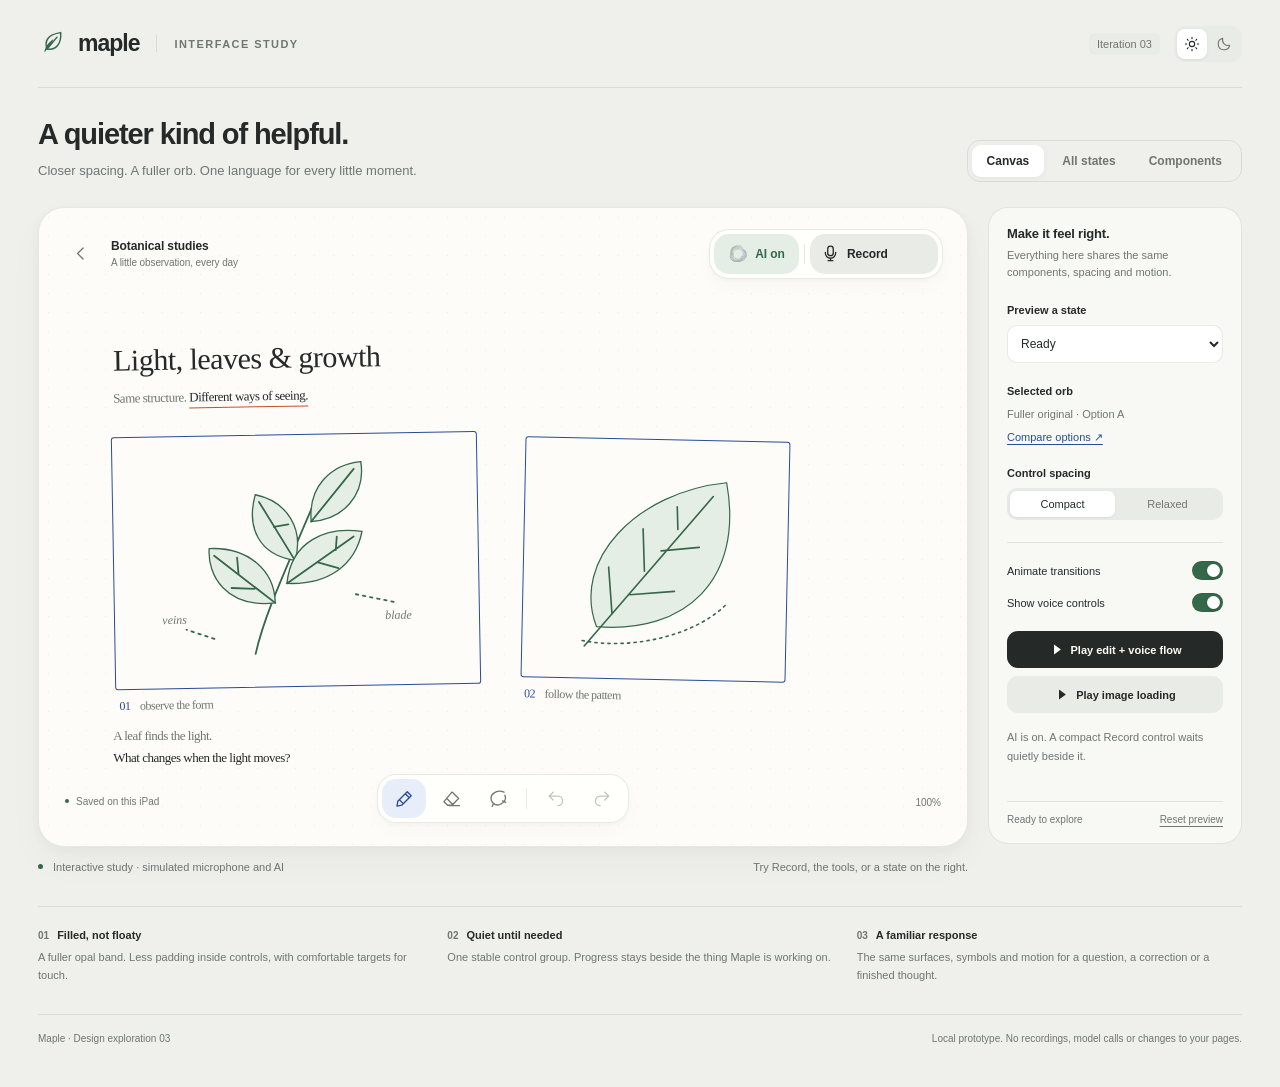
<file: design/index.html>
<!doctype html>
<html lang="en" data-theme="light">
<head>
<meta charset="utf-8">
<meta name="viewport" content="width=device-width,initial-scale=1">
<meta name="color-scheme" content="light dark">
<title>Maple — interface study</title>
<style>
:root{--bg:#efefeb;--surface:#f8f8f5;--paper:#fdfcf8;--raised:#fff;--glass:rgba(255,255,252,.86);--ink:#252a28;--muted:#707672;--line:rgba(38,48,42,.1);--fill:#e9ebe6;--blue:#294c9a;--blue-fill:#e8eef9;--coral:#c74f30;--coral-fill:#f8e9e2;--green:#35684a;--green-fill:#e5eee5;--amber:#916323;--amber-fill:#f5ecdc;--shadow:0 3px 12px #25332709,0 16px 36px #25332708;--control-shadow:0 2px 5px #25332708,0 8px 18px #25332706;--radius:18px;--pad:11px;--control:40px;--ease:cubic-bezier(.22,.8,.25,1);--spring:cubic-bezier(.2,.9,.25,1.12);--motion:280ms;--orb-body:#dfe7df;--orb-pearl:#fbfff3;--orb-edge:#869f9d;--opal-a:#638e8a;--opal-b:#9a8d9e;--opal-c:#b7a58a;--grid:rgba(61,72,61,.09);font-family:-apple-system,BlinkMacSystemFont,"SF Pro Text","Helvetica Neue",sans-serif;color:var(--ink);background:var(--bg);font-synthesis:none}
[data-theme=dark]{color-scheme:dark;--bg:#181c1b;--surface:#202524;--paper:#222725;--raised:#2e3531;--glass:rgba(43,50,46,.91);--ink:#e8ece5;--muted:#a3afa6;--line:rgba(223,236,222,.13);--fill:#343d36;--blue:#a0b8fa;--blue-fill:#303e59;--coral:#f79875;--coral-fill:#4c352d;--green:#a9c8a9;--green-fill:#32483a;--amber:#e5bd79;--amber-fill:#483f2e;--shadow:0 4px 16px #0002,0 20px 48px #0002;--control-shadow:0 3px 14px #0002;--orb-body:#758d87;--orb-pearl:#e4f1da;--orb-edge:#648784;--opal-a:#9bc9bb;--opal-b:#c8b4cf;--opal-c:#d3c4a2;--grid:rgba(199,219,199,.09)}
*{box-sizing:border-box}body{margin:0}button,input,select{font:inherit}button{color:inherit;cursor:pointer;-webkit-tap-highlight-color:transparent}button:disabled{cursor:default;opacity:.43}button:focus-visible,a:focus-visible,select:focus-visible,input:focus-visible{outline:3px solid var(--blue);outline-offset:3px}button:active:not(:disabled){transform:scale(.97)}button,a,input,select{touch-action:manipulation}button{transition:background var(--motion) var(--ease),color var(--motion) var(--ease),box-shadow var(--motion) var(--ease),transform 180ms var(--ease)}svg{display:block}button svg{flex-shrink:0}.icon{width:19px;height:19px;fill:none;stroke:currentColor;stroke-width:1.65;stroke-linecap:round;stroke-linejoin:round}.small-icon{width:16px;height:16px}.hidden,[hidden]{display:none!important}.sr-only{position:absolute;width:1px;height:1px;clip-path:inset(50%);overflow:hidden}h1,h2,h3,p{margin:0}a{color:inherit}main{max-width:1480px;margin:auto;padding:0 38px 40px}.masthead{height:88px;display:flex;align-items:center;justify-content:space-between;gap:20px;border-bottom:1px solid var(--line)}.brand{display:flex;align-items:center;gap:11px}.brand-mark{color:var(--green);width:29px;height:29px}.brand strong{font-size:23px;font-weight:620;letter-spacing:-1px}.brand-separator{height:17px;width:1px;background:var(--line);margin:0 6px}.eyebrow{font-size:11px;letter-spacing:.13em;text-transform:uppercase;color:var(--muted);font-weight:600}.version{font-size:11px;background:var(--fill);padding:5px 8px;border-radius:6px;color:var(--muted)}.top-right{display:flex;gap:14px;align-items:center}.theme{display:flex;gap:2px;background:var(--fill);border-radius:11px;padding:3px}.theme button{background:transparent;border:0;border-radius:8px;padding:7px;color:var(--muted)}.theme button[aria-pressed=true]{background:var(--raised);color:var(--ink);box-shadow:0 1px 3px #0001}.heading{display:flex;align-items:flex-end;justify-content:space-between;gap:24px;padding:29px 0 25px}.heading h1{font-weight:570;font-size:29px;letter-spacing:-1.1px;line-height:1.2}.heading p{font-size:13px;color:var(--muted);margin-top:9px;line-height:1.6}.tabs{display:flex;gap:3px;padding:4px;border:1px solid var(--line);border-radius:13px;flex-shrink:0}.tabs button{padding:9px 15px;border-radius:9px;border:0;background:transparent;color:var(--muted);font-size:12px;font-weight:570}.tabs button[aria-selected=true]{color:var(--ink);background:var(--raised);box-shadow:0 2px 6px #0000000c}.workspace{display:grid;grid-template-columns:minmax(0,1fr) 254px;gap:20px;align-items:start}.preview-wrap{min-width:0}.preview{position:relative;height:640px;border-radius:26px;background:var(--paper);border:1px solid var(--line);box-shadow:var(--shadow);isolation:isolate;overflow:hidden}.paper-grid{position:absolute;inset:0;background-image:radial-gradient(var(--grid) .7px,transparent .7px);background-size:19px 19px;z-index:-1}.app-header{position:absolute;left:24px;right:24px;top:21px;display:flex;align-items:center;justify-content:space-between;gap:12px;z-index:3}.page-label{display:flex;align-items:center;gap:12px}.page-back{border:0;background:transparent;border-radius:12px;width:36px;height:40px;display:grid;place-items:center;color:var(--muted)}.page-label .page-name{font-size:12px;font-weight:570;letter-spacing:-.1px}.page-label small{display:block;font-size:10px;font-weight:400;margin-top:4px;color:var(--muted)}.control-group{display:inline-flex;align-items:center;gap:3px;padding:4px;border-radius:20px;background:var(--glass);border:1px solid var(--line);box-shadow:var(--control-shadow);backdrop-filter:blur(22px);-webkit-backdrop-filter:blur(22px);max-width:100%}.control-divider{width:1px;background:var(--line);height:20px;margin:0 2px}.control{height:var(--control);padding:0 var(--pad);border:0;border-radius:15px;display:inline-flex;align-items:center;justify-content:center;gap:7px;white-space:nowrap;background:transparent;font-size:12px;font-weight:560;letter-spacing:-.1px;position:relative}.control.ai{background:var(--green-fill);color:var(--green);min-width:85px}.control.ai.off{background:var(--fill);color:var(--muted)}.control.record{min-width:128px;justify-content:flex-start;background:var(--fill)}.control.record.recording{background:var(--coral-fill);color:var(--coral)}.control.record.busy{background:var(--blue-fill);color:var(--blue)}.control.record .trailing{margin-left:auto;opacity:.6;width:14px;height:14px}.control .orb{width:24px;height:24px;margin:-2px}.control.record .elapsed{font-variant-numeric:tabular-nums;font-size:10px;opacity:.7;margin-left:auto}.control .label{animation:label-in var(--motion) var(--ease) both}.orb{display:inline-block;width:32px;height:32px;vertical-align:middle;flex-shrink:0;overflow:visible}.wave{display:flex;gap:2px;align-items:center;justify-content:center;width:23px;height:23px;color:var(--coral)}.wave i{width:3px;height:7px;border-radius:4px;background:currentColor;animation:wave 800ms ease-in-out infinite alternate;animation-delay:calc(var(--i)*-130ms)}.wave i:nth-child(2),.wave i:nth-child(4){height:13px}.wave i:nth-child(3){height:20px}.spinner{width:17px;height:17px;border:1.7px solid currentColor;border-right-color:transparent;border-radius:50%;animation:spin 900ms linear infinite;display:inline-block}.notebook{position:absolute;left:8%;right:8%;top:128px;bottom:105px}.hand{font-family:"Segoe Print","Bradley Hand","Chalkboard SE",cursive;letter-spacing:-.5px}.notebook-title{font-size:30px;line-height:1.2;transform:rotate(-1deg);color:var(--ink);font-weight:400}.notebook-subtitle{font-size:13px;color:var(--muted);margin-top:12px;transform:rotate(-1deg)}.notebook-subtitle em{font-style:normal;border-bottom:1.8px solid var(--coral);padding-bottom:3px;color:var(--ink)}.studies{display:flex;align-items:center;gap:43px;margin-top:34px;width:100%;transition:gap 650ms var(--ease),transform 650ms var(--ease)}.study{position:relative;flex:0 1 47%;aspect-ratio:1.45;border:1.3px solid var(--blue);border-radius:3px;transform:rotate(-1deg);background:var(--paper);transition:flex-basis 650ms var(--ease),transform 650ms var(--ease),aspect-ratio 650ms var(--ease);min-width:0}.study.second{flex-basis:34%;aspect-ratio:1.1;transform:rotate(1.2deg)}.study svg.illustration{width:100%;height:100%;position:absolute;inset:0}.study-label{position:absolute;top:calc(100% + 10px);left:3px;font-size:12px;color:var(--muted);white-space:nowrap}.study-label span{color:var(--blue);margin-right:7px}.leaf-stroke{fill:none;stroke:var(--green);stroke-width:1.5;stroke-linecap:round;stroke-linejoin:round}.leaf-fill{fill:var(--green-fill);stroke:var(--green);stroke-width:1.1}.study .selection{position:absolute;inset:-13px;pointer-events:none;opacity:0;border:1.6px solid var(--coral);border-radius:44% 41% 37% 44% / 37% 44% 40% 39%;transform:rotate(-3deg);transition:opacity var(--motion) var(--ease)}.selected .selection{opacity:.85}.selected .second .selection{transform:rotate(4deg)}.arranged .study{flex-basis:44%;aspect-ratio:1.45;transform:rotate(0deg)}.canvas-note{font-size:13px;line-height:1.7;margin-top:39px;max-width:410px;color:var(--muted)}.canvas-note b{font-weight:400;color:var(--ink)}.busy-overlay{position:absolute;inset:0;border-radius:2px;background:var(--glass);backdrop-filter:blur(3px);display:flex;flex-direction:column;align-items:center;justify-content:center;gap:8px;animation:label-in 300ms var(--ease)}.busy-overlay .orb{width:40px;height:40px}.busy-overlay span{font-size:11px;color:var(--muted)}.work-sweep{position:absolute;left:0;top:0;bottom:0;width:35%;background:linear-gradient(90deg,transparent,color-mix(in srgb,var(--blue) 7%,transparent),transparent);animation:sweep 2.5s ease-in-out infinite}.canvas-feedback{position:absolute;left:8%;bottom:99px;right:8%;z-index:2;pointer-events:none;display:flex;justify-content:flex-start;align-items:flex-end;min-height:48px}.canvas-feedback>*{pointer-events:auto}.status{display:inline-flex;align-items:center;gap:9px;min-height:43px;padding:8px 12px;border-radius:15px;background:var(--glass);border:1px solid var(--line);box-shadow:var(--control-shadow);backdrop-filter:blur(20px);max-width:100%;animation:status-in 320ms var(--spring) both}.status>span{font-size:12px;line-height:1.4}.status .orb{width:28px;height:28px;margin:-3px}.status.success{color:var(--green)}.status.warning{color:var(--amber)}.status.error{color:var(--coral)}.status .status-action{padding:5px 7px;margin:-3px -5px -3px 4px;border:0;border-radius:8px;background:var(--fill);font-size:11px;font-weight:600;white-space:nowrap}.message{background:var(--glass);border:1px solid var(--line);backdrop-filter:blur(24px);border-radius:var(--radius);box-shadow:var(--shadow);padding:13px 14px;max-width:330px;animation:status-in 320ms var(--spring) both}.message-heading{display:flex;align-items:center;gap:7px;font-size:11px;font-weight:600;color:var(--muted);margin-bottom:7px}.message-heading .orb{width:24px;height:24px;margin:-4px 0}.message p{font-size:13px;line-height:1.55;letter-spacing:-.1px}.message-actions{display:flex;gap:6px;margin-top:11px;flex-wrap:wrap}.pill{display:inline-flex;align-items:center;justify-content:center;gap:6px;border:0;border-radius:10px;min-height:32px;padding:7px 10px;font-size:11px;font-weight:570;background:var(--fill);white-space:nowrap}.pill.primary{background:var(--blue);color:var(--paper)}.pill.quiet{background:transparent;color:var(--muted)}.pen-dock{position:absolute;bottom:23px;left:50%;transform:translateX(-50%);background:var(--glass);backdrop-filter:blur(20px);border:1px solid var(--line);padding:4px;display:flex;gap:3px;border-radius:19px;box-shadow:var(--control-shadow);z-index:3}.pen-tool{width:44px;height:39px;border:0;display:grid;place-items:center;background:transparent;border-radius:14px;color:var(--muted)}.pen-tool.active{background:var(--blue-fill);color:var(--blue)}.pen-tool[data-tool=edit].active{background:var(--coral-fill);color:var(--coral)}.dock-divider{height:21px;width:1px;background:var(--line);align-self:center;margin:0 3px}.page-foot{position:absolute;bottom:39px;left:26px;display:flex;align-items:center;gap:7px;color:var(--muted);font-size:10px}.saved-dot{width:4px;height:4px;background:var(--green);border-radius:50%}.zoom-label{position:absolute;right:26px;bottom:38px;font-size:10px;font-variant-numeric:tabular-nums;color:var(--muted)}.preview-footer{display:flex;justify-content:space-between;gap:12px;margin-top:12px;font-size:11px;color:var(--muted);line-height:1.5}.preview-footer span:first-child{display:flex;align-items:center;gap:5px}.inspector{border:1px solid var(--line);background:var(--surface);border-radius:20px;padding:18px}.inspector h2{font-size:13px;font-weight:600;letter-spacing:-.2px}.inspector .intro{font-size:11px;color:var(--muted);line-height:1.6;margin-top:6px}.field{margin-top:22px}.field>label,.field-label{font-size:11px;font-weight:570;display:flex;justify-content:space-between;align-items:center;margin-bottom:9px}.field-label output{color:var(--muted);font-weight:400;font-variant-numeric:tabular-nums}.select-wrap select{width:100%;color:var(--ink);border:1px solid var(--line);background:var(--raised);padding:10px 9px;border-radius:10px;font-size:12px}.field input[type=range]{width:100%;height:20px;accent-color:var(--green);margin:0}.range-ends{display:flex;justify-content:space-between;font-size:10px;color:var(--muted);margin-top:2px}.segmented{display:flex;padding:3px;background:var(--fill);border-radius:10px}.segmented button{flex:1;border:0;padding:7px 5px;border-radius:7px;background:transparent;font-size:11px;color:var(--muted)}.segmented button[aria-pressed=true]{background:var(--raised);box-shadow:0 1px 3px #0001;color:var(--ink)}.inspector-rule{border:0;height:1px;background:var(--line);margin:22px 0 18px}.switch-row{display:flex;align-items:center;justify-content:space-between;gap:8px;margin:13px 0;font-size:11px}.switch{appearance:none;width:31px;height:19px;background:var(--fill);border:1px solid var(--line);border-radius:12px;position:relative;margin:0;cursor:pointer;transition:background 200ms}.switch:before{content:"";position:absolute;width:13px;height:13px;left:2px;top:2px;border-radius:50%;background:var(--raised);box-shadow:0 1px 3px #0003;transition:transform var(--motion) var(--ease)}.switch:checked{background:var(--green)}.switch:checked:before{transform:translateX(12px);background:#fff}.flow-button{margin-top:19px;width:100%;display:flex;justify-content:center;gap:7px;align-items:center;background:var(--ink);color:var(--paper);border:0;border-radius:11px;padding:11px;font-size:11px;font-weight:570}.flow-button .icon{width:15px;height:15px}.current-note{font-size:11px;line-height:1.7;color:var(--muted);margin-top:15px;min-height:57px}.inspector-meta{display:flex;justify-content:space-between;gap:8px;border-top:1px solid var(--line);margin-top:16px;padding-top:12px;color:var(--muted);font-size:10px}.reset{border:0;background:transparent;padding:0;font-size:10px;text-decoration:underline;text-underline-offset:3px;color:var(--muted)}.design-note{display:grid;grid-template-columns:repeat(3,1fr);gap:24px;margin-top:31px;padding-top:22px;border-top:1px solid var(--line)}.design-note h3{font-size:11px;font-weight:600;display:flex;align-items:center;gap:8px}.design-note p{font-size:11px;line-height:1.65;color:var(--muted);margin-top:7px}.number{font-size:10px;color:var(--muted);font-variant-numeric:tabular-nums}.library-head{display:flex;justify-content:space-between;align-items:center;gap:15px;margin:5px 0 25px}.library-head h2{font-size:17px;letter-spacing:-.4px;font-weight:570}.library-head p{font-size:12px;color:var(--muted);margin-top:7px}.family{margin-top:30px}.family-heading{display:flex;align-items:center;gap:10px;margin-bottom:13px;font-size:12px;font-weight:600}.family-heading span{font-size:10px;color:var(--muted);font-weight:400}.state-grid{display:grid;grid-template-columns:repeat(4,minmax(0,1fr));gap:12px}.state-card{padding:13px;background:var(--surface);border:1px solid var(--line);border-radius:16px;min-height:146px;display:flex;flex-direction:column;min-width:0}.state-card-header{display:flex;align-items:center;justify-content:space-between;gap:8px;font-size:10px;color:var(--muted)}.state-card-header button{font-size:10px;border:0;background:transparent;color:var(--blue);padding:4px}.state-specimen{min-height:81px;display:flex;align-items:center;justify-content:center;margin:7px -4px;pointer-events:none}.state-specimen .control-group{box-shadow:none}.state-specimen .control.ai{display:none}.state-specimen .control-divider{display:none}.state-specimen .message{box-shadow:none;padding:10px}.state-specimen .message p{font-size:11px}.state-specimen .message-actions,.state-specimen .message-heading{display:none}.state-specimen .status{box-shadow:none;min-height:38px;padding:7px 9px}.state-specimen .status>span{font-size:11px}.state-description{font-size:10px;line-height:1.5;color:var(--muted)}.component-grid{display:grid;grid-template-columns:1.1fr 1fr;gap:18px}.component-panel{background:var(--surface);border:1px solid var(--line);border-radius:20px;padding:22px;min-width:0}.component-panel.wide{grid-column:1/-1}.component-label{display:flex;justify-content:space-between;align-items:center;gap:10px;font-size:11px;font-weight:600;margin-bottom:22px}.component-label small{font-size:10px;color:var(--muted);font-weight:400}.orb-sizes{display:flex;align-items:center;justify-content:space-around;gap:15px;min-height:180px}.orb-size{display:flex;flex-direction:column;align-items:center;gap:14px;color:var(--muted);font-size:10px}.component-row{display:flex;gap:12px;align-items:center;flex-wrap:wrap;margin:17px 0}.component-caption{font-size:11px;line-height:1.65;color:var(--muted);margin-top:14px}.palette{display:flex;gap:15px;flex-wrap:wrap}.swatch{display:flex;flex-direction:column;gap:10px;font-size:10px;color:var(--muted)}.swatch i{width:46px;height:46px;border-radius:14px;display:block;border:1px solid var(--line)}.component-message{max-width:340px}.motion-sample{display:flex;gap:12px;align-items:center;min-height:100px}.motion-sample .status{margin:0}.motion-details{display:flex;gap:24px;flex-wrap:wrap;color:var(--muted);font-size:11px;line-height:1.6}.motion-details b{font-weight:570;color:var(--ink);display:block}.sheet-backdrop{position:absolute;inset:0;background:#18272021;display:flex;align-items:flex-end;justify-content:center;z-index:4;animation:label-in 250ms var(--ease);backdrop-filter:blur(2px)}.mini-sheet{margin:22px;background:var(--raised);border:1px solid var(--line);border-radius:22px;padding:18px;width:310px;box-shadow:var(--shadow);animation:status-in 350ms var(--spring)}.mini-sheet h3{font-size:14px;margin-bottom:10px}.mini-sheet p{font-size:12px;color:var(--muted);line-height:1.6}.mini-sheet .message-actions{margin-top:15px}.mini-sheet input{width:100%;padding:11px;border:1px solid var(--line);border-radius:10px;background:var(--paper);color:var(--ink);margin-top:9px;font-size:13px}.gallery-preview{position:absolute;inset:0;background:var(--surface);z-index:4;padding:25px}.gallery-header{display:flex;align-items:center;justify-content:space-between;margin-bottom:24px}.gallery-header h3{font-size:20px;font-weight:550}.gallery-cards{display:grid;grid-template-columns:repeat(2,1fr);gap:15px}.gallery-page{position:relative;aspect-ratio:.85;background:var(--paper);border-radius:13px;border:1px solid var(--line);display:grid;place-items:center;overflow:hidden}.gallery-page p{font-size:12px;position:absolute;bottom:15px;left:15px}.skeleton{position:absolute;inset:22px 18px;display:flex;flex-direction:column;gap:12px}.skeleton i{height:5px;width:70%;border-radius:3px;background:var(--fill)}.skeleton i:nth-child(2){width:45%}.skeleton i:nth-child(3){height:70px;width:100%;margin-top:12px}.footer{margin-top:30px;padding-top:16px;border-top:1px solid var(--line);display:flex;justify-content:space-between;gap:15px;font-size:10px;color:var(--muted);line-height:1.6}.tag-dot{width:5px;height:5px;border-radius:50%;background:var(--green);display:inline-block;margin-right:5px}
@keyframes wave{from{transform:scaleY(.48)}to{transform:scaleY(1)}}@keyframes spin{to{transform:rotate(360deg)}}@keyframes sweep{0%{transform:translateX(-100%);opacity:0}30%,70%{opacity:1}100%{transform:translateX(385%);opacity:0}}@keyframes label-in{from{opacity:0;transform:translateY(3px)}to{opacity:1;transform:translateY(0)}}@keyframes status-in{from{opacity:0;transform:translateY(7px) scale(.975)}to{opacity:1;transform:translateY(0) scale(1)}}
[data-motion=off] *,[data-motion=off] *:before,[data-motion=off] *:after{animation:none!important;transition:none!important}
@media(prefers-reduced-motion:reduce){*,*:before,*:after{animation:none!important;transition:none!important}}
@media(min-width:1400px){.preview{height:710px}.notebook{top:143px}.notebook-title{font-size:34px}.studies{margin-top:44px;max-width:740px}.canvas-note{margin-top:46px}}
@media(max-width:1100px){main{padding:0 24px 30px}.workspace{grid-template-columns:minmax(0,1fr) 225px;gap:16px}.inspector{padding:16px}.page-name{display:none}.app-header{left:16px;right:16px}.notebook{left:7%;right:7%;top:121px}.notebook-title{font-size:26px}.studies{gap:28px}.canvas-note{font-size:12px}.state-grid{grid-template-columns:repeat(3,minmax(0,1fr))}}
@media(max-width:850px){main{padding:0 18px 25px}.masthead{height:74px}.brand-separator,.brand .eyebrow{display:none}.heading{align-items:flex-start}.heading h1{font-size:26px}.heading p{max-width:310px;font-size:12px}.workspace{grid-template-columns:1fr}.inspector{display:grid;grid-template-columns:1fr 1fr;gap:16px 24px}.inspector .intro,.inspector .field,.flow-button,.current-note,.inspector-meta{margin-top:0}.inspector-rule{display:none}.switch-row{margin:3px 0}.inspector-meta{padding-top:10px;grid-column:1/-1}.current-note{min-height:0;align-self:center}.preview{height:610px}.page-name{display:block}.notebook{left:9%;right:9%;top:125px}.state-grid{grid-template-columns:repeat(2,minmax(0,1fr))}.component-grid{grid-template-columns:1fr}.component-panel.wide{grid-column:auto}}
@media(max-width:560px){main{padding:0 12px 25px}.top-right{gap:9px}.version{font-size:10px}.heading{display:block;padding:23px 2px 21px}.heading h1{font-size:27px}.heading p{max-width:none}.tabs{display:inline-flex;margin-top:17px}.tabs button{padding:8px 15px}.preview{height:600px;border-radius:20px}.app-header{left:10px;right:10px;top:12px;gap:5px}.page-label{gap:0}.page-name{display:none!important}.control-group{gap:2px;padding:3px;border-radius:17px}.control{--pad:9px;--control:38px;font-size:11px;border-radius:13px}.control.ai{min-width:77px}.control.record{min-width:121px}.control-divider{margin:0 1px}.notebook{left:8%;right:8%;top:99px}.notebook-title{font-size:24px;max-width:240px}.notebook-subtitle{font-size:12px;line-height:1.7;margin-top:10px}.studies{gap:24px;align-items:center;flex-wrap:wrap;margin-top:26px}.study{flex-basis:46%;aspect-ratio:1.1}.study.second{flex-basis:39%;aspect-ratio:.85}.study-label{font-size:9px}.canvas-note{margin-top:39px;font-size:12px}.canvas-feedback{left:7%;right:7%;bottom:107px}.message{max-width:100%}.page-foot{bottom:84px;left:8%;font-size:9px}.zoom-label{bottom:84px;right:8%;font-size:9px}.pen-dock{bottom:22px}.preview-footer{display:block}.preview-footer span:last-child{display:block;margin-top:3px}.inspector{gap:18px 16px;padding:17px}.design-note{grid-template-columns:1fr;gap:17px}.design-note h3{font-size:12px}.design-note p{margin-left:22px;margin-top:4px}.state-grid{gap:9px}.state-card{padding:10px;min-height:150px}.state-specimen .status{gap:6px;padding:7px;flex-wrap:wrap;justify-content:center}.state-specimen .status .status-action{margin:0}.state-card-header{align-items:flex-start}.component-panel{padding:18px}.orb-sizes{gap:12px;flex-wrap:wrap}.orb-size:last-child{width:100%}.component-label{align-items:flex-start}.component-label small{text-align:right}.footer{display:block}.footer span:last-child{display:block;margin-top:5px}.library-head{align-items:flex-start}.gallery-preview{padding:18px}}
.state-card.availability .control.ai{display:inline-flex}.state-card.availability .control.record{display:none}
@media(pointer:coarse){.theme button,.tabs button,.pill,.pen-tool,.page-back,.control,.reset{min-height:44px}.state-card-header button{min-height:36px}.switch{width:38px;height:24px}.switch:before{width:18px;height:18px}.switch:checked:before{transform:translateX(14px)}}
.orb-compare{display:inline-block;font-size:11px;color:var(--blue);margin-top:8px;text-underline-offset:3px}
.flow-button.secondary{background:var(--fill);color:var(--ink);margin-top:8px}.image-empty>.illustration{opacity:0}.image-updating>.illustration{opacity:.45}.image-reveal>.illustration{animation:image-reveal 500ms var(--ease) both}.image-loader{position:absolute;inset:0;display:flex;flex-direction:column;align-items:center;justify-content:center;gap:5px;overflow:hidden;background:var(--paper);border-radius:2px;isolation:isolate}.image-loader.updating{background:color-mix(in srgb,var(--paper) 72%,transparent);backdrop-filter:blur(1px)}.image-loader .orb{position:relative}.image-loader strong{font-size:11px;font-weight:550;z-index:1}.image-loader .image-texture{position:absolute;inset:0;z-index:-1;background-image:radial-gradient(var(--grid) .7px,transparent .7px);background-size:8px 8px}.image-loader .work-sweep{width:50%;z-index:-1}.image-cancel{position:absolute;right:3px;top:3px;width:32px;height:32px;display:grid;place-items:center;border:0;background:transparent;border-radius:9px;color:var(--muted)}.image-cancel .icon{width:14px;height:14px}.image-loader.failed{gap:9px;background:var(--glass)}.image-loader.failed>.icon{color:var(--coral)}.image-loader.failed .pill{font-size:10px;min-height:30px;padding:6px 9px}.image-examples{display:grid;grid-template-columns:repeat(4,minmax(0,1fr));gap:15px}.image-example{position:relative;aspect-ratio:1.45;border:1px solid var(--line);border-radius:12px;overflow:hidden;background:var(--paper)}.image-example>.illustration{width:100%;height:100%}.image-example-caption{font-size:11px;color:var(--muted);margin-top:9px}.image-example-label{position:absolute;bottom:9px;left:9px;display:flex;align-items:center;gap:5px;background:var(--glass);border-radius:8px;padding:5px 7px;color:var(--green);font-size:10px}.image-example-label .icon{width:12px;height:12px}@keyframes image-reveal{from{opacity:0}to{opacity:1}}@media(max-width:850px){.image-examples{grid-template-columns:repeat(2,minmax(0,1fr))}}@media(pointer:coarse){.image-cancel{width:44px;height:44px}}
</style>
</head>
<body>
<svg width="0" height="0" aria-hidden="true" style="position:absolute;overflow:hidden"><defs>
<symbol id="orb-symbol" viewBox="0 0 64 64"><g id="orb-dots"></g></symbol>
<symbol id="i-sun" viewBox="0 0 24 24"><circle cx="12" cy="12" r="4"/><path d="M12 2v2m0 16v2M2 12h2m16 0h2M5 5l1.4 1.4m11.2 11.2L19 19M5 19l1.4-1.4M17.6 6.4 19 5"/></symbol>
<symbol id="i-moon" viewBox="0 0 24 24"><path d="M20.5 14A8.6 8.6 0 0 1 10 3.5 8.7 8.7 0 1 0 20.5 14Z"/></symbol>
<symbol id="i-mic" viewBox="0 0 24 24"><rect x="8.5" y="2.8" width="7" height="12" rx="3.5"/><path d="M5.5 10.5v1a6.5 6.5 0 0 0 13 0v-1M12 18v3m-3 0h6"/></symbol>
<symbol id="i-stop" viewBox="0 0 24 24"><rect x="6" y="6" width="12" height="12" rx="3" fill="currentColor" stroke="none"/></symbol>
<symbol id="i-x" viewBox="0 0 24 24"><path d="m6 6 12 12M18 6 6 18"/></symbol>
<symbol id="i-up" viewBox="0 0 24 24"><path d="M12 20V4m-6 6 6-6 6 6"/></symbol>
<symbol id="i-check" viewBox="0 0 24 24"><path d="m5 12 4.5 4.5L19 7"/></symbol>
<symbol id="i-chevron" viewBox="0 0 24 24"><path d="m14 5-7 7 7 7"/></symbol>
<symbol id="i-spark" viewBox="0 0 24 24"><path d="m12 3 2.5 6.5L21 12l-6.5 2.5L12 21l-2.5-6.5L3 12l6.5-2.5Z"/></symbol>
<symbol id="i-pen" viewBox="0 0 24 24"><path d="m15.5 3.5 5 5-12 12-6 1 1-6 12-12Zm-10 10 5 5M13 6l5 5"/></symbol>
<symbol id="i-eraser" viewBox="0 0 24 24"><path d="m13 4 8 8-8.5 8.5H7L2.5 16l10-12Zm-7 8 8 8m-4.5 1H22"/></symbol>
<symbol id="i-edit" viewBox="0 0 24 24"><path d="M19 4C9 0 1 7 3 14c1 5 7 8 12 5 5-3 7-7 5-11M6 18l-2 4m13-7 4 2"/></symbol>
<symbol id="i-undo" viewBox="0 0 24 24"><path d="M5 9h10a6 6 0 0 1 0 12M9 4 4 9l5 5"/></symbol>
<symbol id="i-redo" viewBox="0 0 24 24"><path d="M19 9H9a6 6 0 0 0 0 12m6-17 5 5-5 5"/></symbol>
<symbol id="i-play" viewBox="0 0 24 24"><path d="m8 4 11 8-11 8Z" fill="currentColor" stroke="none"/></symbol>
<symbol id="i-info" viewBox="0 0 24 24"><circle cx="12" cy="12" r="9"/><path d="M12 11v6m0-10v.1"/></symbol>
<symbol id="i-warning" viewBox="0 0 24 24"><path d="m12 3 10 18H2L12 3Zm0 6v5m0 3v.2"/></symbol>
<symbol id="i-copy" viewBox="0 0 24 24"><rect x="8" y="8" width="12" height="13" rx="3"/><path d="M15 8V5a2 2 0 0 0-2-2H5a2 2 0 0 0-2 2v8a2 2 0 0 0 2 2h3"/></symbol>
<symbol id="i-pause" viewBox="0 0 24 24"><path d="M8 5v14M16 5v14" stroke-width="3"/></symbol>
</defs></svg>
<main>
  <header class="masthead">
    <div class="brand"><svg class="brand-mark" viewBox="0 0 32 32" fill="none" aria-hidden="true"><path d="M7 26C8 18 12 15 17 11c-2 7-6 10-10 15Z" fill="currentColor"/><path d="M10 22C7 14 10 6 25 4c1 12-5 20-15 18Z" stroke="currentColor" stroke-width="1.6"/><path d="m10 22 11-13" stroke="currentColor" stroke-width="1.6" stroke-linecap="round"/></svg><strong>maple</strong><span class="brand-separator"></span><span class="eyebrow">Interface study</span></div>
    <div class="top-right"><span class="version">Iteration 03</span><div class="theme" role="group" aria-label="Appearance"><button data-theme-choice="light" aria-label="Light appearance" aria-pressed="true"><svg class="icon small-icon"><use href="#i-sun"/></svg></button><button data-theme-choice="dark" aria-label="Dark appearance" aria-pressed="false"><svg class="icon small-icon"><use href="#i-moon"/></svg></button></div></div>
  </header>
  <div class="heading"><div><h1>A quieter kind of helpful.</h1><p>Closer spacing. A fuller orb. One language for every little moment.</p></div><nav class="tabs" aria-label="Preview sections" role="tablist"><button id="tab-canvas" role="tab" aria-controls="panel-canvas" aria-selected="true" data-tab="canvas">Canvas</button><button id="tab-states" role="tab" aria-controls="panel-states" aria-selected="false" data-tab="states">All states</button><button id="tab-components" role="tab" aria-controls="panel-components" aria-selected="false" data-tab="components">Components</button></nav></div>
  <section id="panel-canvas" role="tabpanel" aria-labelledby="tab-canvas">
    <div class="workspace">
      <div class="preview-wrap">
        <div class="preview" id="preview">
          <div class="paper-grid"></div>
          <div class="app-header"><div class="page-label"><button class="page-back" data-state="pages" aria-label="Back to pages"><svg class="icon"><use href="#i-chevron"/></svg></button><div class="page-name">Botanical studies<small>A little observation, every day</small></div></div><div id="live-controls"></div></div>
          <div class="notebook" id="notebook"><h2 class="notebook-title hand">Light, leaves &amp; growth</h2><p class="notebook-subtitle hand">Same structure. <em>Different ways of seeing.</em></p>
            <div class="studies" id="studies">
              <div class="study" id="study-one"><svg class="illustration" viewBox="0 0 300 208" aria-label="Botanical study of a branch with leaves" role="img"><path class="leaf-stroke" d="M115 181c8-33 26-69 54-132"/><path class="leaf-fill" d="M132 139C91 143 76 115 78 93c32-1 54 19 54 46Z"/><path class="leaf-stroke" d="m82 99 50 40m-30-24-1-14m14 26-19-1"/><path class="leaf-fill" d="M149 104c-30-5-40-28-32-55 27 6 40 30 32 55Z"/><path class="leaf-stroke" d="m120 55 29 49m-17-28 12-2"/><path class="leaf-fill" d="M142 123c4-35 33-47 63-42-6 28-29 44-63 42Z"/><path class="leaf-stroke" d="m142 123 56-38m-30 21 17 5m-2-15 1-11"/><path class="leaf-fill" d="M163 72c-2-29 17-47 42-49 4 28-16 48-42 49Z"/><path class="leaf-stroke" d="m163 72 36-43"/><path d="m81 168-23-8m141-27 32 7" class="leaf-stroke" stroke-dasharray="2 4"/><text x="38" y="155" fill="var(--muted)" font-size="10" font-family="Georgia,serif" font-style="italic">veins</text><text x="223" y="154" fill="var(--muted)" font-size="10" font-family="Georgia,serif" font-style="italic">blade</text></svg><div class="selection"></div><div class="study-label hand"><span>01</span> observe the form</div><div id="work-overlay"></div></div>
              <div class="study second"><svg class="illustration" viewBox="0 0 240 220" aria-label="Study of a single leaf and its veins" role="img"><path class="leaf-fill" d="M67 173C42 112 102 48 184 38c18 89-35 140-117 135Z"/><path class="leaf-stroke" d="M56 191 172 51m-91 110-4-43m20 25 41-4m-28-18-2-39m17 20 35-4m-20-16-1-21"/><path d="M54 186c45 8 103-6 132-36" class="leaf-stroke" stroke-dasharray="2 4"/></svg><div class="selection"></div><div class="study-label hand"><span>02</span> follow the pattern</div></div>
            </div>
            <p class="canvas-note hand" id="canvas-note">A leaf finds the light.<br><b>What changes when the light moves?</b></p>
          </div>
          <div class="canvas-feedback" id="canvas-feedback" aria-live="polite" aria-atomic="true"></div>
          <div class="page-foot"><span class="saved-dot"></span><span id="save-label">Saved on this iPad</span></div>
          <div class="pen-dock" aria-label="Drawing tools"><button class="pen-tool active" data-tool="pen" aria-label="Pen" aria-pressed="true"><svg class="icon"><use href="#i-pen"/></svg></button><button class="pen-tool" data-tool="eraser" aria-label="Eraser" aria-pressed="false"><svg class="icon"><use href="#i-eraser"/></svg></button><button class="pen-tool" data-tool="edit" aria-label="Edit brush" aria-pressed="false"><svg class="icon"><use href="#i-edit"/></svg></button><span class="dock-divider"></span><button class="pen-tool" data-action="undo" aria-label="Undo" disabled><svg class="icon"><use href="#i-undo"/></svg></button><button class="pen-tool" data-action="redo" aria-label="Redo" disabled><svg class="icon"><use href="#i-redo"/></svg></button></div>
          <span class="zoom-label">100%</span><div id="extra-ui"></div>
        </div>
        <div class="preview-footer"><span><span class="tag-dot"></span>Interactive study · simulated microphone and AI</span><span>Try Record, the tools, or a state on the right.</span></div>
      </div>
      <aside class="inspector" aria-label="Prototype controls">
        <div><h2>Make it feel right.</h2><p class="intro">Everything here shares the same components, spacing and motion.</p></div>
        <div class="field"><label for="state-picker">Preview a state</label><div class="select-wrap"><select id="state-picker"></select></div></div>
<div class="field"><span class="field-label">Selected orb</span><p class="intro">Fuller original · Option A</p><a class="orb-compare" href="orb-options.html">Compare options ↗</a></div>
        <div class="field"><span class="field-label">Control spacing</span><div class="segmented" role="group" aria-label="Control spacing"><button data-density="compact" aria-pressed="true">Compact</button><button data-density="relaxed" aria-pressed="false">Relaxed</button></div></div>
        <hr class="inspector-rule">
        <div><label class="switch-row" for="motion-toggle">Animate transitions<input class="switch" id="motion-toggle" type="checkbox" checked></label><label class="switch-row" for="voice-toggle">Show voice controls<input class="switch" id="voice-toggle" type="checkbox" checked></label></div>
        <button class="flow-button" data-action="flow"><svg class="icon"><use href="#i-play"/></svg><span>Play edit + voice flow</span></button>
        <button class="flow-button secondary" data-action="image-create"><svg class="icon"><use href="#i-play"/></svg><span>Play image loading</span></button>
        <p class="current-note" id="current-note"></p>
        <div class="inspector-meta"><span id="flow-label">Ready to explore</span><button class="reset" data-action="reset">Reset preview</button></div>
      </aside>
    </div>
    <div class="design-note"><div><h3><span class="number">01</span> Filled, not floaty</h3><p>A fuller opal band. Less padding inside controls, with comfortable targets for touch.</p></div><div><h3><span class="number">02</span> Quiet until needed</h3><p>One stable control group. Progress stays beside the thing Maple is working on.</p></div><div><h3><span class="number">03</span> A familiar response</h3><p>The same surfaces, symbols and motion for a question, a correction or a finished thought.</p></div></div>
  </section>
  <section id="panel-states" role="tabpanel" aria-labelledby="tab-states" hidden><div class="library-head"><div><h2>Every moment, in the same voice.</h2><p>Choose “Try” to see a state in context.</p></div><span class="version" id="state-count"></span></div><div id="state-library"></div></section>
  <section id="panel-components" role="tabpanel" aria-labelledby="tab-components" hidden>
    <div class="library-head"><div><h2>A small family of components.</h2><p>Shared by every state. Built to become native iPad controls.</p></div><button class="pill" data-tab="canvas">Back to preview</button></div>
    <div class="component-grid">
      <div class="component-panel wide"><div class="component-label">01 / Fuller original <a href="orb-options.html">Compare three options at small sizes ↗</a></div><div class="orb-sizes" id="orb-sizes"></div><p class="component-caption">Option A, applied everywhere. The original opal colour and breathing motion, with a fuller band. Small sizes first; 88 px is for detail.</p></div>
      <div class="component-panel"><div class="component-label">02 / Control group <small>40 pt visual · 44 pt touch</small></div><div class="component-row" id="component-idle"></div><div class="component-row" id="component-recording"></div><div class="component-row" id="component-off"></div><p class="component-caption">A softly filled capsule, a shared edge and stable space for the recording state.</p></div>
      <div class="component-panel"><div class="component-label">03 / Status <small>One line, one next step</small></div><div class="component-row" id="component-progress"></div><div class="component-row" id="component-success"></div><div class="component-row" id="component-error"></div><p class="component-caption">A single pattern for working, waiting, confirmation and recovery.</p></div>
      <div class="component-panel"><div class="component-label">04 / Response <small>Compact, readable, actionable</small></div><div id="component-response" class="component-message"></div><p class="component-caption">Clarifications stay with the selection. Short choices make it easy to keep going.</p></div>
      <div class="component-panel"><div class="component-label">05 / Colour <small>Colour always comes with a label</small></div><div class="palette"><div class="swatch"><i style="background:var(--paper)"></i>Paper</div><div class="swatch"><i style="background:var(--ink)"></i>Graphite</div><div class="swatch"><i style="background:var(--blue)"></i>Thinking</div><div class="swatch"><i style="background:var(--coral)"></i>Recording</div><div class="swatch"><i style="background:var(--green)"></i>Ready</div></div><p class="component-caption">Warm paper, ink blue and edit coral. Low contrast surfaces; clear, readable text.</p></div>
      <div class="component-panel wide"><div class="component-label">06 / Motion <button class="pill" data-action="replay-motion">Replay transition</button></div><div class="motion-sample" id="motion-sample"></div><div class="motion-details"><span><b>Press · 180 ms</b>A small, responsive compression.</span><span><b>State · 280 ms</b>A soft label and colour change.</span><span><b>Arrival · 320 ms</b>A short lift with a gentle settle.</span><span><b>Breathing · Original rhythm</b>A gentle ripple through the band.</span></div><p class="component-caption">Reduce Motion replaces movement with a static state. No percentages when progress is unknown.</p></div>
      <div class="component-panel wide"><div class="component-label">07 / Image loading <small>Inside the frame · 40 px orb · 500 ms reveal</small></div><div class="image-examples" id="image-examples"></div><div class="component-row"><button class="pill" data-action="image-create">Play creation</button><button class="pill" data-action="image-update">Play image update</button><button class="pill" data-state="image-error">Preview retry</button></div><p class="component-caption">Creating starts with an empty surface. Updating keeps the existing image visible. The result fades in within the same frame; a failed attempt offers retry. These previews reuse the sample illustration.</p></div>
    </div>
  </section>
  <footer class="footer"><span>Maple · Design exploration 03</span><span>Local prototype. No recordings, model calls or changes to your pages.</span></footer>
</main>
<script src="orb.js"></script>
<script>
(() => {
  'use strict';
  const $ = id => document.getElementById(id);
  const icon = (name, cls='') => `<svg class="icon ${cls}" aria-hidden="true"><use href="#i-${name}"/></svg>`;
  const orb = (size=32) => `<svg class="orb" viewBox="0 0 64 64" width="${size}" height="${size}" style="width:${size}px;height:${size}px" aria-hidden="true"><use href="#orb-symbol"/></svg>`;
  const wave = () => `<span class="wave" aria-hidden="true">${[0,1,2,3,4].map(i=>`<i style="--i:${i}"></i>`).join('')}</span>`;
  const spinner = () => '<span class="spinner" aria-hidden="true"></span>';
  const states = [
    {id:'idle',name:'Ready',group:'Availability',note:'AI is on. A compact Record control waits quietly beside it.'},
    {id:'off',name:'AI off',group:'Availability',note:'Pending work stops. Record stays visible but disabled; the page remains yours.'},
    {id:'voice-hidden',name:'Voice hidden',group:'Availability',note:'When voice is disabled in Settings, the control group becomes just AI.'},
    {id:'permission',name:'Microphone permission',group:'Voice',note:'A short setup state leads to the native permission prompt. Cancel stays available.'},
    {id:'recording',name:'Recording',group:'Voice',note:'Coral, a waveform and an elapsed timer. The same button stops and sends.'},
    {id:'ready',name:'Release to send',group:'Voice',note:'At the one-minute limit, the microphone stops. Release the Pencil to send.'},
    {id:'transcribing',name:'Transcribing',group:'Voice',note:'Audio becomes text. The control keeps its width and offers cancel.'},
    {id:'thinking',name:'Thinking',group:'Voice',note:'The fuller opal orb replaces the waveform. There is no invented progress percentage.'},
    {id:'cancelled',name:'Cancelled',group:'Voice',note:'A quiet acknowledgement, then back to ready. No error styling for a deliberate cancellation.'},
    {id:'recognizing',name:'Reading a mark',group:'Canvas work',note:'The pen rests, then Maple reads the gesture. Feedback stays beside the mark.'},
    {id:'recognized',name:'Mark recognized',group:'Canvas work',note:'A brief, plain-language confirmation. Recognition details need not compete with the page.'},
    {id:'uncertain',name:'Uncertain mark',group:'Canvas work',note:'Ask a small question instead of displaying a technical confidence score.'},
    {id:'drawing',name:'Drawing a diagram',group:'Canvas work',note:'Progress belongs inside the box being filled. The rest of the page stays available.'},
    {id:'painting',name:'Creating an image',group:'Canvas work',note:'Fuller original sits inside the empty frame. A subtle sweep signals work without inventing progress. Play image loading to see the reveal.'},
    {id:'repainting',name:'Updating an image',group:'Canvas work',note:'The existing image stays visible beneath the loader until its replacement is ready.'},
    {id:'image-ready',name:'Image ready',group:'Canvas work',note:'The loader clears and the image fades in over 500 ms, inside the same frame. Reduce Motion shows it immediately.'},
    {id:'editing',name:'Moving & resizing',group:'Canvas work',note:'Coral selection stays visible until the whole edit is ready.'},
    {id:'waiting',name:'Waiting for the Pencil',group:'Canvas work',note:'The result is ready. Maple waits for you to lift the Pencil before changing the page.'},
    {id:'complete',name:'Edit applied',group:'Canvas work',note:'The pictures settle into place, the selection fades, and one Undo takes it back.'},
    {id:'answer',name:'Answer revealed',group:'Canvas work',note:'A response opens quietly beside your work, with an explicit close action.'},
    {id:'clarify',name:'Clarification',group:'Recovery',note:'One question with short choices. Your selection stays exactly where it was.'},
    {id:'error',name:'Request failed',group:'Recovery',note:'A calm error with a specific retry action. Your writing is never removed.'},
    {id:'image-error',name:'Image failed',group:'Recovery',note:'The frame stays in place with a retry action. An existing image is retained when an update fails.'},
    {id:'mic-denied',name:'Microphone unavailable',group:'Recovery',note:'Explain the permission issue and point to Settings; keep the page usable.'},
    {id:'empty',name:'Nothing heard',group:'Recovery',note:'A friendly retry for an empty recording, without suggesting the page is broken.'},
    {id:'changed',name:'Selection changed',group:'Recovery',note:'Do not apply an old instruction to a different object. Invite a fresh selection.'},
    {id:'blocked',name:'Placement blocked',group:'Recovery',note:'Keep the objects in place and ask for a clear destination.'},
    {id:'no-space',name:'No drawing space',group:'Recovery',note:'Offer a smaller drawing or invite the person to make room.'},
    {id:'tool',name:'Tool changed',group:'Small feedback',note:'A brief tool label, paired with the active colour in the dock.'},
    {id:'shape',name:'Shape snapped',group:'Small feedback',note:'A light confirmation when a held stroke becomes a clean shape.'},
    {id:'undo',name:'Undo / redo',group:'Small feedback',note:'Restore the whole edit together. A small acknowledgement keeps the result clear.'},
    {id:'menu',name:'Quick menu',group:'Small feedback',note:'A compact action sheet for Copy for AI and Copy SVG.'},
    {id:'copied',name:'Copied',group:'Small feedback',note:'One reusable confirmation for successful copy actions.'},
    {id:'copy-error',name:'Copy failed',group:'Small feedback',note:'The same recovery component offers a direct retry.'},
    {id:'memory',name:'Memory noted',group:'Small feedback',note:'A quiet confirmation that says exactly what Maple remembered.'},
    {id:'forgotten',name:'Memory forgotten',group:'Small feedback',note:'The same small confirmation for forgetting a preference.'},
    {id:'pages',name:'Pages & thumbnails',group:'Page lifecycle',note:'Page cards arrive without shifting the gallery layout.'},
    {id:'rename',name:'Rename page',group:'Page lifecycle',note:'One focused field, a clear save action, and an easy way back.'},
    {id:'delete',name:'Delete confirmation',group:'Page lifecycle',note:'Reserve destructive styling for a real destructive action.'},
    {id:'saving',name:'Saving / naming',group:'Page lifecycle',note:'Background work stays quiet in the page footer.'},
    {id:'load-error',name:'Page could not open',group:'Page lifecycle',note:'Explain that the saved page is untouched and offer a route back.'}
  ];
  let state='idle',ai=true,voice=true,elapsed=0,timer=null,tasks=[],playing=false,tool='pen',arranged=false,hasUndo=false,hasRedo=false,imageTask='painting';
  const voiceStates=['permission','recording','ready','transcribing','thinking'];
  const working=['drawing','painting','repainting','editing'];
  const groupNames=[...new Set(states.map(s=>s.group))];
  function cancelTasks(){tasks.forEach(clearTimeout);tasks=[];clearInterval(timer);timer=null;playing=false;$('flow-label').textContent='Ready to explore';document.querySelector('[data-action="flow"] span').textContent='Play edit + voice flow';}
  function later(fn,delay){tasks.push(setTimeout(fn,delay));}
  let orbTime=.6,orbLast=0,orbFrame=null;
  const orbCircles=Array.from({length:fullerOriginal.lanes*fullerOriginal.segments},()=>{const circle=document.createElementNS('http://www.w3.org/2000/svg','circle');$('orb-dots').appendChild(circle);return circle;});
  function drawOrb(t){
    const dark=document.documentElement.dataset.theme==='dark';
    orbDots(fullerOriginal,t).forEach((dot,i)=>{const circle=orbCircles[i];circle.setAttribute('cx',dot.x.toFixed(3));circle.setAttribute('cy',dot.y.toFixed(3));circle.setAttribute('r',dot.radius.toFixed(3));circle.setAttribute('opacity',dot.alpha.toFixed(3));circle.setAttribute('fill','rgb('+orbColor(dot,t,dark).join(',')+')');});
  }
  function animateOrb(timestamp){
    orbFrame=null;
    if(document.hidden||document.documentElement.dataset.motion==='off'||reduced.matches)return;
    if(!orbLast)orbLast=timestamp;
    if(timestamp-orbLast>=32){orbTime+=Math.min(timestamp-orbLast,80)/1000*3.24;orbLast=timestamp;drawOrb(orbTime);}
    orbFrame=requestAnimationFrame(animateOrb);
  }
  function resumeOrb(){if(orbFrame!==null)cancelAnimationFrame(orbFrame);orbFrame=null;orbLast=0;drawOrb(orbTime);if(!document.hidden&&document.documentElement.dataset.motion!=='off'&&!reduced.matches)orbFrame=requestAnimationFrame(animateOrb);}
  function controlGroup(id,live=false){
    const enabled=id!=='off',showVoice=id!=='voice-hidden'&&(!live||voice);
    let mark=icon('mic'),label='Record',cls='',trailing='',access='Start a simulated recording';
    if(id==='permission'){mark=spinner();label='Allow mic';cls='busy';trailing=icon('x','trailing');access='Cancel microphone setup';}
    if(id==='recording'){mark=wave();label='Recording';cls='recording';trailing=`<span class="elapsed">${live?formatTime(elapsed):'0:08'}</span>`;access='Stop recording and send';}
    if(id==='ready'){mark=icon('up');label='Release to send';cls='recording';access='Send recording';}
    if(id==='transcribing'){mark=spinner();label='Transcribing';cls='busy';trailing=icon('x','trailing');access='Cancel transcription';}
    if(id==='thinking'){mark=orb(24);label='Thinking';cls='busy';trailing=icon('x','trailing');access='Cancel request';}
    return `<div class="control-group"><button class="control ai ${enabled?'':'off'}" data-action="ai" aria-pressed="${enabled}" aria-label="${enabled?'Turn AI off':'Turn AI on'}">${enabled?orb(24):icon('pause')}<span>AI ${enabled?'on':'off'}</span></button>${showVoice?`<span class="control-divider"></span><button class="control record ${cls}" data-action="record" ${enabled?'':'disabled'} aria-label="${access}">${mark}<span class="label">${label}</span>${trailing}</button>`:''}</div>`;
  }
  function status(text,kind='',symbol='check',action='',actionName=''){return `<div class="status ${kind}">${symbol==='orb'?orb(28):symbol==='spinner'?spinner():icon(symbol)}<span>${text}</span>${action?`<button class="status-action" data-action="${actionName}">${action}</button>`:''}</div>`;}
  function message(text,choices=[],label='Maple'){return `<div class="message"><div class="message-heading">${orb(24)}${label}</div><p>${text}</p>${choices.length?`<div class="message-actions">${choices.map((c,i)=>`<button class="pill ${i===0?'primary':''}" data-action="${c[1]}">${c[0]}</button>`).join('')}</div>`:''}</div>`;}
  function feedback(id){
    switch(id){
      case'off':return status('AI is paused. Keep creating.','','pause');
      case'recognizing':return status('Reading your mark…','','orb');
      case'recognized':return status('A box to draw in','success','check');
      case'uncertain':return message('Did you want me to fill this box?',[['Yes, draw here','draw'],['Keep my mark','dismiss']]);
      case'thinking':return status('Thinking about your page…','','orb');
      case'waiting':return status('Ready when you lift your Pencil.','','pen');
      case'complete':return status('Together, just as you asked.','success','check','Undo','undo');
      case'image-ready':return status(imageTask==='repainting'?'Image updated.':'Image ready.','success','check');
      case'answer':return message('Leaves turn toward light so they can catch more of it. This growth response is called phototropism.',[['Got it','dismiss']]);
      case'clarify':return message('Make them the same width, or the same height?',[['Same width','apply'],['Same height','apply-height']]);
      case'error':return status('Couldn’t finish that. Your page is safe.','error','warning','Try again','retry');
      case'mic-denied':return message('Microphone access is off. Allow it in iPad Settings to use voice.',[['Open Settings','settings'],['Not now','dismiss']]);
      case'empty':return status('I didn’t catch that. Try once more?','warning','mic','Record','start-record');
      case'changed':return message('The selection changed. Circle the drawings again, then tell me what to change.',[['Select again','select']]);
      case'blocked':return message('That spot overlaps your writing. Where should these go?',[['Mark a new spot','select'],['Make them smaller','apply']]);
      case'no-space':return message('There isn’t a clear spot here yet.',[['Try smaller','draw'],['I’ll make room','dismiss']]);
      case'cancelled':return status('Cancelled. Your page is unchanged.','','x');
      case'tool':return status(tool==='edit'?'Edit brush':tool==='eraser'?'Eraser':'Pen','',tool==='edit'?'edit':tool==='eraser'?'eraser':'pen');
      case'shape':return status('Shape straightened. Keep holding to adjust.','','pen');
      case'undo':return status(hasRedo?'Edit undone.':'Edit restored.','','undo',hasRedo?'Redo':'Undo',hasRedo?'redo':'undo');
      case'copied':return status('Copied for AI','success','copy');
      case'copy-error':return status('Couldn’t copy that.','error','warning','Try again','copy');
      case'memory':return status('Noted: you prefer visual explanations.','success','check');
      case'forgotten':return status('Forgot that preference.','','check');
      case'load-error':return message('This page couldn’t open. The saved file has been left untouched.',[['Back to pages','pages']]);
      default:return '';
    }
  }
  function extra(id){
    if(id==='menu')return `<div class="sheet-backdrop"><div class="mini-sheet"><h3>Take your work with you</h3><p>Copy the page for another app.</p><div class="message-actions"><button class="pill primary" data-action="copy">${icon('copy','small-icon')} Copy for AI</button><button class="pill" data-action="copy-svg">Copy SVG</button><button class="pill quiet" data-action="dismiss">Cancel</button></div></div></div>`;
    if(id==='rename')return `<div class="sheet-backdrop"><form class="mini-sheet" id="rename-form"><h3>Rename page</h3><label class="sr-only" for="page-title">Page name</label><input id="page-title" name="title" value="Botanical studies" maxlength="60" required><div class="message-actions"><button class="pill primary" type="submit">Save name</button><button class="pill" type="button" data-action="dismiss">Cancel</button></div></form></div>`;
    if(id==='delete')return `<div class="sheet-backdrop"><div class="mini-sheet"><h3>Delete this page?</h3><p>This preview won’t delete anything. In Maple, this is where the final confirmation belongs.</p><div class="message-actions"><button class="pill" data-action="demo-delete" style="background:var(--coral-fill);color:var(--coral)">Delete page</button><button class="pill" data-action="dismiss">Keep page</button></div></div></div>`;
    if(id==='pages')return `<div class="gallery-preview"><div class="gallery-header"><h3>Your pages</h3><button class="pill" data-action="dismiss">Open study ${icon('pen','small-icon')}</button></div><div class="gallery-cards"><button class="gallery-page" data-action="dismiss"><span class="skeleton"><i></i><i></i><i></i></span><p>Botanical studies</p></button><div class="gallery-page">${orb(42)}<p>Loading preview…</p></div></div></div>`;
    if(id==='permission')return `<div class="sheet-backdrop"><div class="mini-sheet"><h3>Let Maple hear your idea</h3><p>Voice starts only when you squeeze or tap Record.</p><div class="message-actions"><button class="pill primary" data-action="start-record">Allow in this preview</button><button class="pill" data-action="dismiss">Not now</button></div></div></div>`;
    return '';
  }
  function imageOverlay(id){
    if(id==='image-error')return `<div class="image-loader failed" role="status">${icon('warning')}<strong>Couldn’t finish this image.</strong><button class="pill" data-action="image-retry">Try again</button><button class="image-cancel" data-action="image-cancel" aria-label="Dismiss image error">${icon('x')}</button></div>`;
    return `<div class="image-loader ${id==='repainting'?'updating':''}" role="status"><div class="image-texture"></div><div class="work-sweep"></div>${orb(40)}<span class="sr-only">${id==='repainting'?'Updating image…':'Creating image…'}</span><button class="image-cancel" data-action="image-cancel" aria-label="Cancel image ${id==='repainting'?'update':'creation'}">${icon('x')}</button></div>`;
  }
  function render(){
    $('state-picker').value=state;
    $('current-note').textContent=states.find(s=>s.id===state).note;
    $('live-controls').innerHTML=controlGroup(ai?state:'off',true);
    $('canvas-feedback').innerHTML=feedback(state);
    $('extra-ui').innerHTML=extra(state);
    $('work-overlay').innerHTML=['painting','repainting','image-error'].includes(state)?imageOverlay(state):working.includes(state)?`<div class="busy-overlay"><div class="work-sweep"></div>${orb(40)}<span>${state==='drawing'?'Drawing your diagram…':'Finding the right balance…'}</span></div>`:'';
    $('study-one').classList.toggle('image-empty',state==='painting'||(state==='image-error'&&imageTask==='painting'));
    $('study-one').querySelector('.illustration').setAttribute('aria-hidden',String($('study-one').classList.contains('image-empty')));
    $('study-one').classList.toggle('image-updating',state==='repainting');
    $('study-one').classList.toggle('image-reveal',state==='image-ready');
    $('study-one').setAttribute('aria-busy',String(working.includes(state)));
    $('notebook').classList.toggle('selected',['editing','clarify','blocked','changed','repainting'].includes(state)||(playing&&state==='recording'));
    $('studies').classList.toggle('arranged',arranged);
    $('save-label').textContent=state==='saving'?'Saving…':state==='rename'?'Naming your page…':'Saved on this iPad';
    document.querySelectorAll('[data-tool]').forEach(b=>{const selected=b.dataset.tool===tool;b.classList.toggle('active',selected);b.setAttribute('aria-pressed',String(selected));b.disabled=b.dataset.tool==='edit'&&!ai;});
    document.querySelector('.pen-dock [data-action="undo"]').disabled=!hasUndo;
    document.querySelector('.pen-dock [data-action="redo"]').disabled=!hasRedo;
    $('voice-toggle').checked=voice;
  }
  function showState(id,keepFlow=false){
    if(!states.some(s=>s.id===id))return;
    if(!keepFlow)cancelTasks();
    if(id!=='recording'){clearInterval(timer);timer=null;}
    if(['painting','repainting'].includes(id))imageTask=id;
    state=id;ai=id!=='off';if(id==='voice-hidden')voice=false;else if(voiceStates.includes(id))voice=true;
    if(id==='off'&&tool==='edit')tool='pen';
    if(id==='complete'){arranged=true;hasUndo=true;hasRedo=false;}
    if(['editing','clarify','blocked','changed','repainting'].includes(id))tool='edit';
    render();
    if(id==='recording'&&!timer){elapsed=0;timer=setInterval(()=>{elapsed++;const readout=document.querySelector('#live-controls .elapsed');if(readout)readout.textContent=formatTime(elapsed);if(elapsed>=60)showState('ready');},1000);}
    if(id==='cancelled')later(()=>showState('idle'),1600);
  }
  function formatTime(n){return `${Math.floor(n/60)}:${String(n%60).padStart(2,'0')}`;}
  function tab(id){
    for(const name of ['canvas','states','components']){$('panel-'+name).hidden=name!==id;$('tab-'+name).setAttribute('aria-selected',String(name===id));}
    history.replaceState(null,'','#'+id);
  }
  function playFlow(){
    cancelTasks();tab('canvas');voice=true;playing=true;arranged=false;hasUndo=false;hasRedo=false;tool='edit';
    $('flow-label').textContent='Playing edit + voice';document.querySelector('[data-action="flow"] span').textContent='Restart flow';
    const steps=[['recording',0],['ready',2400],['transcribing',3400],['thinking',5000],['editing',6600],['waiting',8500],['complete',9900]];
    for(const [id,time] of steps)later(()=>{showState(id,true);if(id==='complete'){playing=false;$('flow-label').textContent='One edit. One Undo.';document.querySelector('[data-action="flow"] span').textContent='Play again';}},time);
  }
  function sendRecording(){cancelTasks();showState('transcribing',true);later(()=>showState('thinking',true),1400);later(()=>showState(tool==='edit'?'clarify':'answer',true),3300);}
  function apply(){cancelTasks();showState('editing',true);later(()=>showState('complete',true),1800);}
  function playImage(updating=false){cancelTasks();tab('canvas');showState(updating?'repainting':'painting',true);$('flow-label').textContent='Playing image '+(updating?'update':'creation');later(()=>{showState('image-ready',true);$('flow-label').textContent='Image ready';},3200);}
  function buildLibrary(){
    $('state-count').textContent=`${states.length} states`;
    $('state-library').innerHTML=groupNames.map(group=>`<section class="family"><h3 class="family-heading">${group}<span>${states.filter(s=>s.group===group).length} moments</span></h3><div class="state-grid">${states.filter(s=>s.group===group).map(s=>{
      let sample=voiceStates.includes(s.id)||['idle','off','voice-hidden'].includes(s.id)?controlGroup(s.id):feedback(s.id);
      if(working.includes(s.id))sample=status(s.name+'…','','orb');
      if(s.id==='image-error')sample=status('Couldn’t finish this image.','error','warning','Try again','image-retry');
      if(!sample)sample=status(s.name,'',s.id==='saving'?'spinner':'info');
      return `<article class="state-card ${s.group==='Availability'?'availability':''}"><div class="state-card-header"><span>${s.name}</span><button data-state="${s.id}" aria-label="Try ${s.name}">Try ↗</button></div><div class="state-specimen" inert>${sample}</div><p class="state-description">${s.note}</p></article>`;
    }).join('')}</div></section>`).join('');
    $('orb-sizes').innerHTML=[24,34,40,88].map(s=>`<div class="orb-size">${orb(s)}<span>${s} px</span></div>`).join('');
    $('component-idle').innerHTML=controlGroup('idle');$('component-recording').innerHTML=controlGroup('recording');$('component-off').innerHTML=controlGroup('off');
    $('component-progress').innerHTML=status('Working on your selection…','','orb');$('component-success').innerHTML=status('Updated together.','success','check','Undo','undo');$('component-error').innerHTML=status('Couldn’t finish that.','error','warning','Try again','retry');$('component-response').innerHTML=feedback('clarify');$('motion-sample').innerHTML=feedback('complete');
    const illustration=$('study-one').querySelector('.illustration').outerHTML;
    $('image-examples').innerHTML=[['painting','Creating'],['repainting','Updating'],['image-ready','Ready'],['image-error','Needs a retry']].map(([id,label])=>`<div><div class="image-example ${id==='painting'?'image-empty':''}">${id==='painting'||id==='image-error'?'':illustration}${id==='image-ready'?`<div class="image-example-label">${icon('check')}Ready</div>`:imageOverlay(id)}</div><p class="image-example-caption">${label}</p></div>`).join('');
  }
  $('state-picker').innerHTML=groupNames.map(g=>`<optgroup label="${g}">${states.filter(s=>s.group===g).map(s=>`<option value="${s.id}">${s.name}</option>`).join('')}</optgroup>`).join('');
  $('state-picker').addEventListener('change',e=>showState(e.target.value));
  $('motion-toggle').addEventListener('change',e=>{document.documentElement.dataset.motion=e.target.checked?'on':'off';resumeOrb();});
  $('voice-toggle').addEventListener('change',e=>{voice=e.target.checked;if(!voice)showState(ai?'voice-hidden':'off');else showState(ai?'idle':'off');});
  document.addEventListener('submit',e=>{if(e.target.id!=='rename-form')return;e.preventDefault();const title=$('page-title').value.trim();if(!title)return;const node=document.querySelector('.page-name');node.firstChild.textContent=title;showState('idle');$('canvas-feedback').innerHTML=status('Page renamed.','success','check');});
  document.addEventListener('click',e=>{
    const b=e.target.closest('button');if(!b||b.disabled)return;
    if(b.dataset.themeChoice){document.documentElement.dataset.theme=b.dataset.themeChoice;drawOrb(orbTime);document.querySelectorAll('[data-theme-choice]').forEach(x=>x.setAttribute('aria-pressed',String(x===b)));return;}
    if(b.dataset.tab){tab(b.dataset.tab);return;}
    if(b.dataset.density){document.documentElement.style.setProperty('--pad',b.dataset.density==='compact'?'11px':'17px');document.documentElement.style.setProperty('--control',b.dataset.density==='compact'?'40px':'44px');document.querySelectorAll('[data-density]').forEach(x=>x.setAttribute('aria-pressed',String(x===b)));return;}
    if(b.dataset.state){tab('canvas');showState(b.dataset.state);return;}
    if(b.dataset.tool){tool=b.dataset.tool;showState('tool');return;}
    switch(b.dataset.action){
      case'ai':showState(ai?'off':'idle');break;
      case'record':if(!ai)return;if(['recording','ready'].includes(state))sendRecording();else if(['permission','transcribing','thinking'].includes(state))showState('cancelled');else showState('recording');break;
      case'start-record':tab('canvas');showState('recording');break;
      case'flow':playFlow();break;
      case'image-create':playImage();break;
      case'image-update':playImage(true);break;
      case'image-retry':playImage(imageTask==='repainting');break;
      case'image-cancel':tab('canvas');showState('cancelled');break;
      case'apply':case'apply-height':tab('canvas');apply();break;
      case'retry':tab('canvas');cancelTasks();showState('thinking',true);later(()=>showState('answer',true),1900);break;
      case'draw':tab('canvas');showState('drawing',true);later(()=>showState('answer',true),2200);break;
      case'undo':cancelTasks();arranged=false;hasUndo=false;hasRedo=true;showState('undo');break;
      case'redo':cancelTasks();arranged=true;hasUndo=true;hasRedo=false;showState('undo');break;
      case'select':showState('idle');tool='edit';render();$('notebook').classList.add('selected');break;
      case'copy':case'copy-svg':showState('copied');if(b.dataset.action==='copy-svg')$('canvas-feedback').innerHTML=status('Copied as SVG','success','copy');break;
      case'dismiss':showState('idle');break;
      case'pages':case'demo-delete':showState('pages');break;
      case'settings':$('canvas-feedback').innerHTML=message('On iPad: Settings → Maple → Microphone.',[['Back to my page','dismiss']]);break;
      case'reset':cancelTasks();arranged=false;hasUndo=false;hasRedo=false;tool='pen';voice=true;showState('idle');break;
      case'replay-motion':$('motion-sample').innerHTML=feedback('complete');break;
    }
  });
  document.addEventListener('keydown',e=>{if(e.key==='Escape'){showState('cancelled');return;}if(!e.target.matches('[role=tab]'))return;const names=['canvas','states','components'],i=names.indexOf(e.target.dataset.tab);if(e.key==='ArrowRight'||e.key==='ArrowLeft'){e.preventDefault();const next=names[(i+(e.key==='ArrowRight'?1:2))%3];tab(next);$('tab-'+next).focus();}});
  document.addEventListener('visibilitychange',()=>{if(document.hidden&&timer)showState('cancelled');resumeOrb();});
  const reduced=matchMedia('(prefers-reduced-motion: reduce)');$('motion-toggle').checked=!reduced.matches;document.documentElement.dataset.motion=reduced.matches?'off':'on';
  reduced.addEventListener('change',()=>{$('motion-toggle').checked=!reduced.matches;document.documentElement.dataset.motion=reduced.matches?'off':'on';resumeOrb();});
  buildLibrary();render();resumeOrb();
  if(['canvas','states','components'].includes(location.hash.slice(1)))tab(location.hash.slice(1));
  const requestedState=new URLSearchParams(location.search).get('state');if(requestedState)showState(requestedState);
})();
</script>
</body>
</html>
</file>
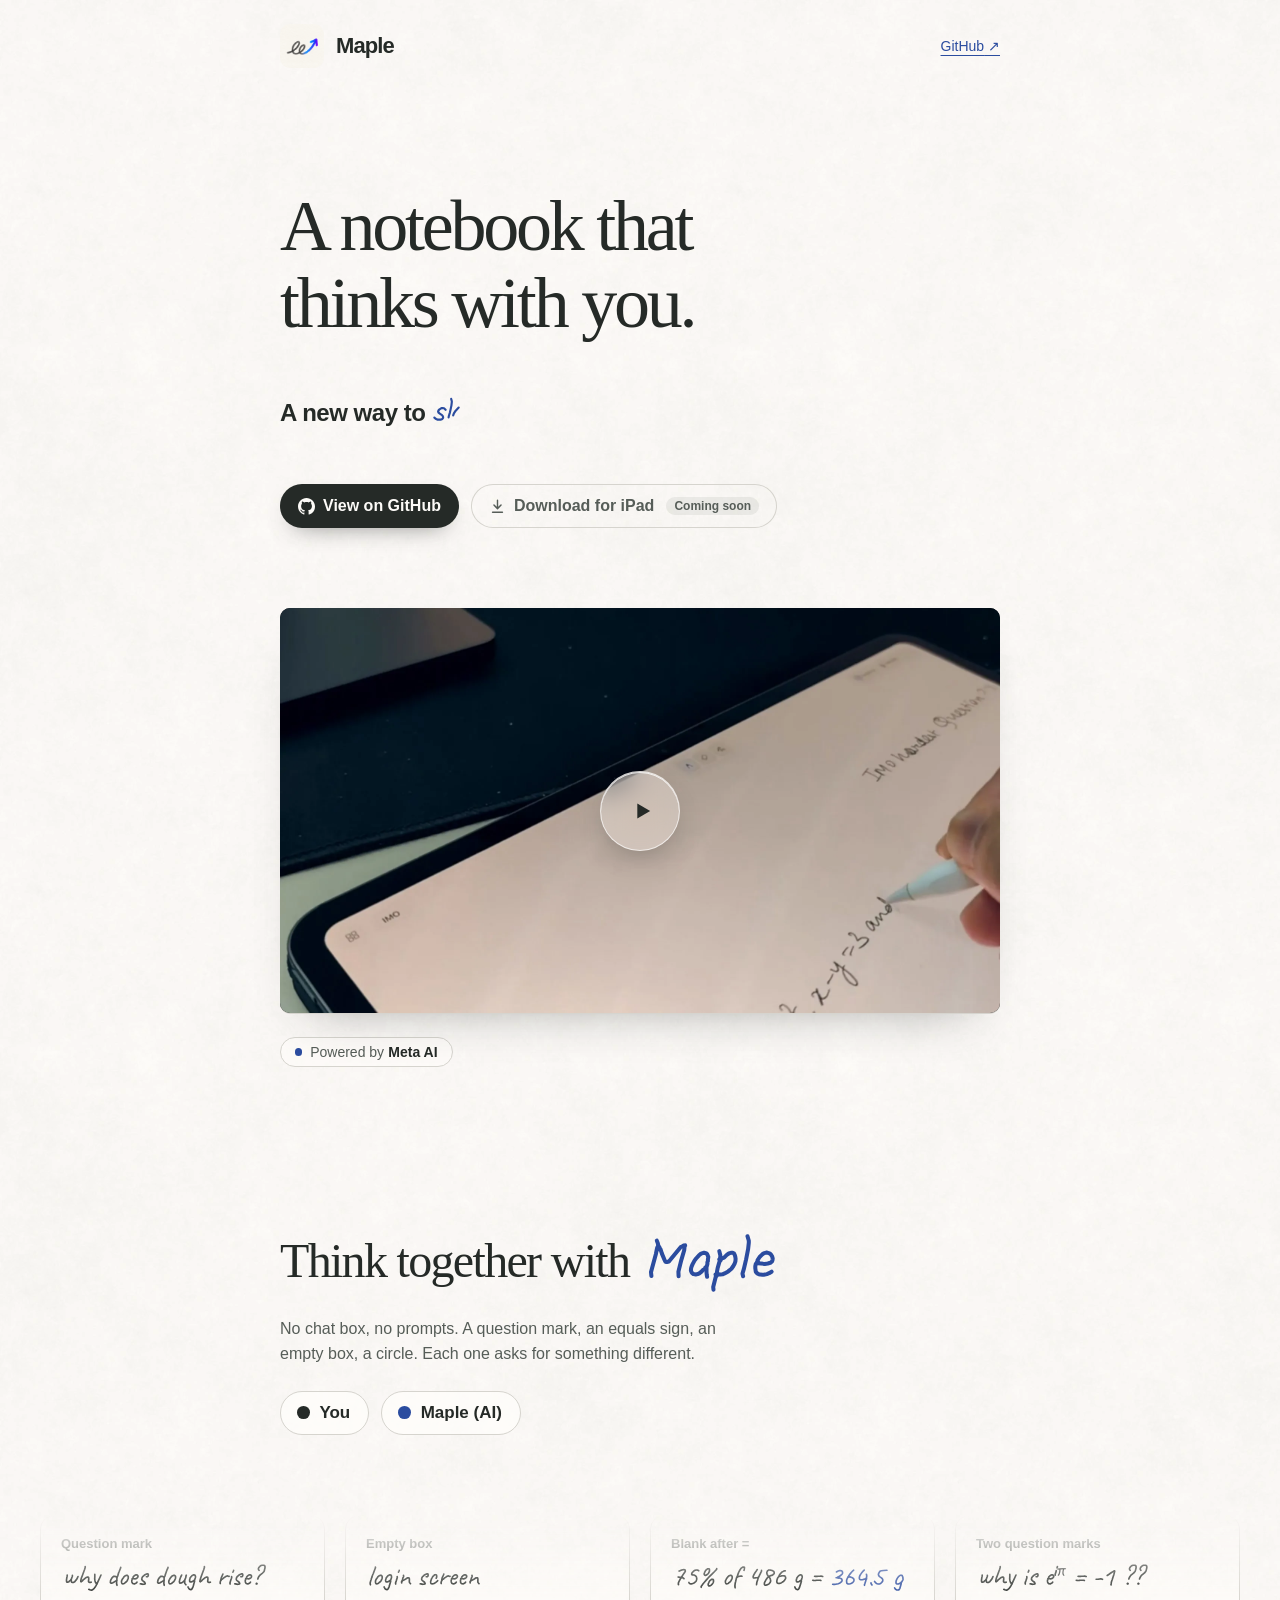
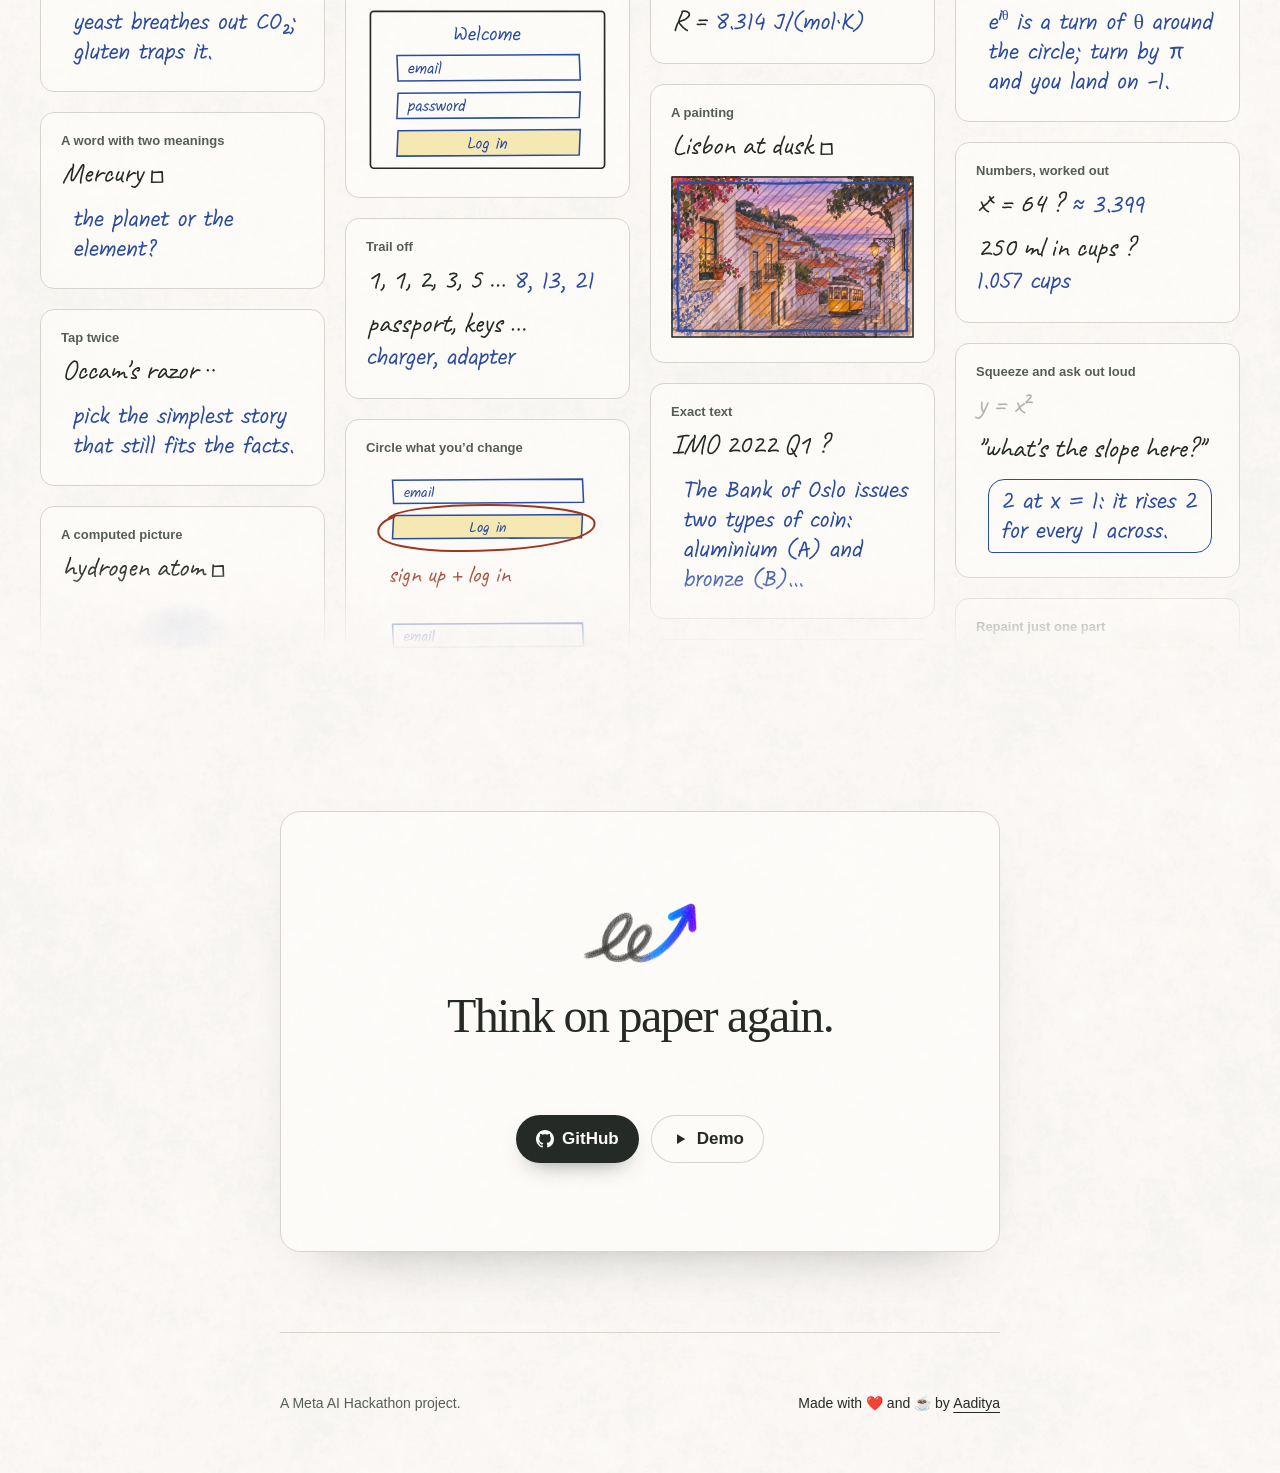
<file: docs/index.html>
<!doctype html>
<html lang="en">
<head>
  <meta charset="utf-8">
  <meta name="viewport" content="width=device-width, initial-scale=1">
  <meta name="theme-color" content="#fdfcf8">
  <title>Maple · A notebook that thinks with you</title>
  <meta name="description" content="A notebook for visual thinkers who work ideas out with a pencil. Make a mark, rest the pen, and Maple writes back in blue ink. Made for iPad and Apple Pencil.">
  <meta property="og:title" content="Maple · A notebook that thinks with you">
  <meta property="og:description" content="Make a mark, rest the pen, and Maple writes back in blue ink. Made for iPad and Apple Pencil.">
  <meta property="og:type" content="website">
  <meta property="og:url" content="https://thisisvaze.github.io/maple/">
  <meta property="og:image" content="https://thisisvaze.github.io/maple/maple-app-flow-candid.webp">
  <meta property="og:image:alt" content="An illustrated Maple workspace on iPad: app wireframes in graphite and a guest-booking flow in blue.">
  <link rel="canonical" href="https://thisisvaze.github.io/maple/">
  <link rel="icon" type="image/png" href="icon.png">
  <link rel="apple-touch-icon" href="icon.png">
  <link rel="stylesheet" href="tokens.css">
  <style>
    @font-face { font-family: "Maple Hand"; src: url("maple-hand.ttf") format("truetype"); font-display: swap; }
    * { box-sizing: border-box; }
    /* The film's paper: a faint tooth, tinted warm. */
    html { background: var(--color-paper) url(paper.webp) 0 0 / 700px; background-blend-mode: multiply; color: var(--color-ink); }
    body { margin: 0; font-family: var(--font-body); -webkit-font-smoothing: antialiased; overflow-x: clip; }
    p { margin: 0; }
    a { color: var(--color-blue); text-decoration-thickness: 1px; text-underline-offset: .25em; }
    a:hover { text-decoration-thickness: 2px; }
    a:focus-visible, button:focus-visible { outline: 2px solid var(--color-blue); outline-offset: 4px; border-radius: 2px; }

    .page { max-width: 48rem; margin-inline: auto; padding: var(--space-lg) var(--space-lg) 0; }
    header { display: flex; justify-content: space-between; align-items: center; gap: var(--space-md); }
    .brand { display: flex; align-items: center; gap: var(--space-sm); font-size: var(--text-brand); font-weight: 600; letter-spacing: -.04em; }
    .brand img { border-radius: var(--radius-icon); }
    header a, .source, footer a { display: inline-flex; align-items: center; min-height: 44px; white-space: nowrap; }
    header a { font-size: var(--text-small); }

    .hero { padding-block: var(--space-hero) 0; }
    .badge { display: inline-flex; align-items: center; margin-top: var(--space-lg); padding: .375rem .875rem; border: 1px solid var(--color-rule); border-radius: 999px; background: oklch(99.6% .004 90 / .6); color: var(--color-muted); font-size: var(--text-small); }
    .badge::before { content: ""; margin-right: .5rem; width: .45rem; height: .45rem; border-radius: 50%; background: var(--color-blue); }
    .badge b { margin-left: .3em; color: var(--color-ink); font-weight: 600; }
    h1 { margin: 0; max-width: 14ch; font-family: var(--font-display); font-size: var(--text-display); font-weight: 400; line-height: 1.07; letter-spacing: -.045em; }
    .way { margin-top: var(--space-xl); font-size: clamp(1.25rem, 2.5vw, 1.5rem); font-weight: 600; letter-spacing: -.02em; }
    /* The last word, in Maple's hand: written in, held, faded, and the next one written. */
    .rotor { margin-left: .04em; color: var(--color-blue); font-family: var(--font-hand); font-size: 1.2em; font-weight: 400; letter-spacing: 0; }
    .rotor svg { margin-top: -.3em; }
    .lead { margin-top: var(--space-lg); max-width: 34rem; font-size: var(--text-lead); line-height: 1.6; }
    .cta { display: inline-flex; align-items: center; gap: .5rem; min-height: 48px; margin-top: var(--space-lg); padding: 0 1.25rem; border-radius: 999px; background: var(--color-ink); color: var(--color-paper); font-size: var(--text-body); font-weight: 600; text-decoration: none; box-shadow: 0 10px 24px -14px oklch(28% .01 155 / .7); transition: background .15s, transform .15s; }
    .cta:hover { background: var(--color-blue); transform: translateY(-1px); }
    .hero-actions { display: flex; flex-wrap: wrap; gap: var(--space-sm); margin-top: var(--space-xl); }
    .hero-actions .cta { margin-top: 0; min-height: 44px; padding: 0 1.125rem; font-size: 1rem; }  /* one size down from .cta: 48 → 44 px tall */
    .hero-actions .cta svg { width: 1.0625rem; height: 1.0625rem; }
    .cta.soon, .cta.soon:hover { background: transparent; color: var(--color-muted); box-shadow: inset 0 0 0 1px var(--color-rule); cursor: not-allowed; transform: none; }
    .cta.soon small { margin-left: .25rem; padding: .125rem .5rem; border-radius: 999px; background: oklch(28% .01 155 / .07); font-size: .75rem; font-weight: 600; }
    .cta:active { transform: none; opacity: .85; }
    .cta svg { width: 1.125rem; height: 1.125rem; fill: currentColor; }
    .shot { margin: var(--space-2xl) 0 0; }
    .film { position: relative; display: block; aspect-ratio: 16 / 9; overflow: hidden; border-radius: var(--radius-icon); background: var(--color-device); box-shadow: 0 1px 0 var(--color-rule), 0 24px 48px -32px oklch(28% .01 155 / .45); }
    .film img, .film iframe { position: absolute; inset: 0; width: 100%; height: 100%; border: 0; object-fit: cover; }
    /* The play button: a glass circle in the middle of the frame, nothing else. */
    .play { position: absolute; left: 50%; top: 50%; display: grid; place-items: center; width: 5rem; height: 5rem; border-radius: 50%; translate: -50% -50%;
      background: oklch(100% 0 0 / .32); -webkit-backdrop-filter: blur(14px) saturate(1.4); backdrop-filter: blur(14px) saturate(1.4);
      border: 1px solid oklch(100% 0 0 / .65); box-shadow: 0 12px 32px -12px oklch(28% .01 155 / .45), inset 0 1px 0 oklch(100% 0 0 / .8);
      color: var(--color-ink); transition: scale .25s cubic-bezier(.2, .7, .2, 1), background .2s; }
    .play svg { width: 1.75rem; height: 1.75rem; margin-left: .2rem; fill: currentColor; }
    .film:hover .play { scale: 1.07; background: oklch(100% 0 0 / .5); }
    .film:focus-visible .play { outline: 2px solid var(--color-blue); outline-offset: 4px; }
    .shot figcaption { margin-top: var(--space-sm); color: var(--color-muted); font-size: var(--text-small); }

    .ways { padding-block: var(--space-section) 0; }
    .ways-head { max-width: 48rem; margin-inline: auto; padding-inline: var(--space-lg); display: flex; flex-wrap: wrap; align-items: end; justify-content: space-between; gap: var(--space-md); }
    h2 { margin: 0; font-family: var(--font-display); font-size: var(--text-section); font-weight: 400; line-height: 1.1; letter-spacing: -.035em; }
    h2 .signed { margin: 0 0 0 -.12em; font-size: 1.12em; letter-spacing: 0; }
    h2 .signed svg { margin-top: -.25em; }
    /* Who wrote what, hard to miss: a pill for each hand. */
    .ways-head .key { display: flex; flex-wrap: wrap; gap: .75rem; margin-top: var(--space-lg); color: var(--color-ink); font-size: 1.0625rem; font-weight: 600; }
    .key span { display: inline-flex; align-items: center; gap: .6rem; min-height: 44px; padding: 0 1.125rem 0 1rem; border: 1px solid var(--color-rule); border-radius: 999px; background: oklch(99.6% .004 90 / .75); }
    .key span::before { content: ""; width: .8rem; height: .8rem; border-radius: 50%; background: var(--c); }
    .ways-head p { margin-top: var(--space-md); max-width: 30rem; color: var(--color-muted); line-height: 1.6; }

    /* The wall: a plain grid, or moving columns when motion is welcome. */
    .wall { --gap: 1.25rem; max-width: 78rem; margin: var(--space-2xl) auto 0; padding-inline: var(--space-lg);
      display: grid; grid-template-columns: repeat(auto-fill, minmax(15rem, 1fr)); gap: var(--gap); align-items: start; }
    .wall.moving { grid-template-columns: repeat(var(--cols), minmax(0, 1fr)); height: min(46rem, 85vh); overflow: hidden;
      mask-image: linear-gradient(transparent, #000 12%, #000 88%, transparent); }
    .col { animation: rise var(--speed) linear infinite; }
    .col.down { animation-direction: reverse; }
    .track { display: grid; gap: var(--gap); padding-bottom: var(--gap); }
    @keyframes rise { to { transform: translateY(-50%); } }

    .card { position: relative; display: grid; gap: .75rem; padding: 1.25rem 1.25rem 1.5rem; background: oklch(99.6% .004 90 / .6); border: 1px solid var(--color-rule); border-radius: .875rem; }
    .cap { font-size: .8125rem; font-weight: 600; color: var(--color-muted); }
    .ink { font-family: var(--font-hand); font-size: var(--text-hand); line-height: 1.35; }
    .you { color: var(--color-ink); }
    .maple { color: var(--color-blue); padding-left: .75rem; }
    .edit { color: var(--color-coral); }
    .you .reply { display: inline-block; }
    .card :is(.you, .edit) svg.hand { display: inline-block; }
    .card svg, .card img { display: block; width: 100%; height: auto; }
    .card svg.hand { width: auto; overflow: visible; }
    .you .reply svg.hand { display: inline-block; }
    .card img { border-radius: .375rem; }
    .paint { position: relative; aspect-ratio: 3 / 2; }
    .paint img, .paint svg { position: absolute; inset: 0; width: 100%; height: 100%; }
    .paint img { object-fit: cover; border-radius: 0; }
    .card .paint svg { overflow: visible; }
    .struck { text-decoration: line-through; text-decoration-color: var(--color-coral); text-decoration-thickness: 2px; }
    .bubble { justify-self: start; margin-left: .75rem; padding: .375rem .75rem; border: 1.5px solid var(--color-blue); border-radius: 1rem 1rem 1rem .25rem; }
    .muted-ink { opacity: .35; }


    .end { max-width: 48rem; margin: var(--space-section) auto 0; padding-inline: var(--space-lg); }
    .sheet { padding: clamp(3rem, 8vw, 5.5rem) clamp(1.5rem, 5vw, 3rem); text-align: center; background: oklch(99.6% .004 90 / .7); border: 1px solid var(--color-rule); border-radius: 1.25rem; box-shadow: 0 30px 60px -48px oklch(28% .01 155 / .5); }
    .end-icon { display: block; width: 7.5rem; height: auto; margin: 0 auto var(--space-lg); }
    .end h2 { margin-top: var(--space-md); }
    .actions { display: flex; flex-wrap: wrap; justify-content: center; gap: var(--space-sm); margin-top: var(--space-xl); }
    .cta.ghost { background: transparent; color: var(--color-ink); box-shadow: inset 0 0 0 1px var(--color-rule); }
    .cta.ghost:hover { background: transparent; color: var(--color-blue); box-shadow: inset 0 0 0 1px var(--color-blue); }
    footer { width: min(45rem, 100% - 2 * var(--space-lg)); margin: var(--space-2xl) auto 0; padding-block: var(--space-xl); border-top: 1px solid var(--color-rule); display: flex; flex-wrap: wrap; justify-content: space-between; align-items: center; gap: var(--space-sm); color: var(--color-muted); font-size: var(--text-small); }
    footer a { gap: .25em; color: var(--color-ink); text-decoration: none; }
    footer a span { text-decoration: underline; text-decoration-thickness: 1px; }
    footer a:hover span { text-decoration-thickness: 2px; }

    @media (prefers-reduced-motion: reduce) {
      .col { animation: none; }
    }
  </style>
</head>
<body>

  <div class="page">
    <header>
      <span class="brand"><img src="icon.png" width="44" height="44" alt="">Maple</span>
      <a href="https://github.com/thisisvaze/maple">GitHub <span aria-hidden="true">&nbsp;↗</span></a>
    </header>
    <section class="hero">
      <h1>A notebook that thinks with you.</h1>
      <p class="way"><span class="sr-only">A new way to ideate, sketch, prototype, think, plan, philosophize, brainstorm, learn, design, solve, write, imagine, explore and wonder.</span><span aria-hidden="true">A new way to <span class="rotor" data-words="ideate,sketch,prototype,think,plan,philosophize,brainstorm,learn,design,solve,write,imagine,explore,wonder">ideate.</span></span></p>
      <div class="hero-actions">
        <a class="cta" href="https://github.com/thisisvaze/maple"><svg viewBox="0 0 16 16" aria-hidden="true"><path d="M8 0C3.58 0 0 3.58 0 8c0 3.54 2.29 6.53 5.47 7.59.4.07.55-.17.55-.38 0-.19-.01-.82-.01-1.49-2.01.37-2.53-.49-2.69-.94-.09-.23-.48-.94-.82-1.13-.28-.15-.68-.52-.01-.53.63-.01 1.08.58 1.23.82.72 1.21 1.87.87 2.33.66.07-.52.28-.87.51-1.07-1.78-.2-3.64-.89-3.64-3.95 0-.87.31-1.59.82-2.15-.08-.2-.36-1.02.08-2.12 0 0 .67-.21 2.2.82.64-.18 1.32-.27 2-.27.68 0 1.36.09 2 .27 1.53-1.04 2.2-.82 2.2-.82.44 1.1.16 1.92.08 2.12.51.56.82 1.27.82 2.15 0 3.07-1.87 3.75-3.65 3.95.29.25.54.73.54 1.48 0 1.07-.01 1.93-.01 2.2 0 .21.15.46.55.38A8.013 8.013 0 0016 8c0-4.42-3.58-8-8-8z"/></svg>View on GitHub</a>
        <span class="cta soon" role="link" aria-disabled="true"><svg viewBox="0 0 24 24" aria-hidden="true"><path d="M12 3v12m0 0l-5-5m5 5l5-5M5 20h14" fill="none" stroke="currentColor" stroke-width="2" stroke-linecap="round" stroke-linejoin="round"/></svg>Download for iPad<small>Coming soon</small></span>
      </div>
      <figure class="shot">
        <a class="film" href="https://youtu.be/cuc9k0qtfGQ" aria-label="Play the Maple film, on YouTube">
          <img src="maple-film-poster.webp" width="1920" height="1080" alt="">
          <span class="play" aria-hidden="true"><svg viewBox="0 0 24 24"><path d="M8 5.5v13l11-6.5z"/></svg></span>
        </a>
      </figure>
      <p class="badge">Powered by <b>Meta AI</b></p>
    </section>
  </div>

  <section class="ways" aria-labelledby="ways-title">
    <div class="ways-head">
      <div>
        <h2 id="ways-title">Think together with <span class="ink maple signed">Maple</span></h2>
        <p>No chat box, no prompts. A question mark, an equals sign, an empty box, a circle. Each one asks for something different.</p>
        <p class="key"><span style="--c: var(--color-ink)">You</span><span style="--c: var(--color-blue)">Maple (AI)</span></p>
      </div>
    </div>

    <div class="wall">
      <article class="card">
        <p class="cap">Question mark</p>
        <p class="ink you">why does dough rise?</p>
        <p class="ink maple reply">yeast breathes out CO₂; gluten traps it.</p>
      </article>
      <article class="card">
        <p class="cap">Empty box</p>
        <p class="ink you">login screen</p>
        <svg class="reply" viewBox="0 0 220 150" role="img" aria-label="Maple draws a login form in your box in blue pencil: email and password fields and a soft yellow Log in button.">
          <rect x="4" y="4" width="212" height="142" rx="3" fill="none" stroke="var(--color-ink)" stroke-width="1.5"/>
          <g fill="none" stroke="var(--color-blue)" stroke-width="1.4" stroke-linecap="round">
            <path d="M28 44 L193 43 L194 66 L29 67 Z M29 78 L194 77 L193 100 L28 101 Z"/>
            <path d="M29 112 L194 111 L193 134 L28 135 Z" fill="var(--color-pencil-yellow)"/>
          </g>
          <g fill="var(--color-blue)" font-family="Maple Hand, cursive" font-size="14">
            <text x="110" y="30" text-anchor="middle" font-size="17">Welcome</text>
            <text x="38" y="60">email</text><text x="38" y="94">password</text>
            <text x="110" y="128" text-anchor="middle">Log in</text>
          </g>
        </svg>
      </article>
      <article class="card">
        <p class="cap">Blank after =</p>
        <p class="ink you">75% of 486 g = <span class="maple reply" style="padding:0">364.5 g</span></p>
        <p class="ink you">R = <span class="maple reply" style="padding:0; --d:.6s">8.314 J/(mol·K)</span></p>
      </article>
      <article class="card">
        <p class="cap">Two question marks</p>
        <p class="ink you">why is e<sup>iπ</sup> = −1 ??</p>
        <p class="ink maple reply" style="--d:1s">e<sup>iθ</sup> is a turn of θ around the circle; turn by π and you land on −1.</p>
      </article>
      <article class="card">
        <p class="cap">A word with two meanings</p>
        <p class="ink you">Mercury □</p>
        <p class="ink maple reply" style="--d:.4s">the planet or the element?</p>
      </article>
      <article class="card">
        <p class="cap">Trail off</p>
        <p class="ink you">1, 1, 2, 3, 5 … <span class="maple reply" style="padding:0">8, 13, 21</span></p>
        <p class="ink you">passport, keys … <span class="maple reply" style="padding:0; --d:.8s">charger, adapter</span></p>
      </article>
      <article class="card">
        <p class="cap">A painting</p>
        <p class="ink you">Lisbon at dusk □</p>
        <div class="paint reply" role="img" aria-label="Maple sketches in your box while it paints, then the picture appears: Lisbon at dusk, with a yellow tram, tiled buildings and a violet sky over the river."><img src="lisbon-at-dusk.webp" width="1536" height="1024" loading="lazy" alt=""></div>
      </article>
      <article class="card">
        <p class="cap">Numbers, worked out</p>
        <p class="ink you">x<sup>x</sup> = 64 ? <span class="maple reply" style="padding:0">≈ 3.399</span></p>
        <p class="ink you">250 ml in cups ? <span class="maple reply" style="padding:0; --d:.6s">1.057 cups</span></p>
      </article>
      <article class="card">
        <p class="cap">Tap twice</p>
        <p class="ink you">Occam’s razor ··</p>
        <p class="ink maple reply" style="--d:1.4s">pick the simplest story that still fits the facts.</p>
      </article>
      <article class="card">
        <p class="cap">Circle what you’d change</p>
        <svg viewBox="0 0 220 120" role="img" aria-label="On Maple’s login form you circle the Log in button with the coral edit brush and write: sign up plus log in. Maple redraws it as two buttons, Sign up and Log in.">
          <g fill="none" stroke="var(--color-blue)" stroke-width="1.4" stroke-linecap="round">
            <path d="M24 12 L196 11 L197 32 L25 33 Z"/>
            <path d="M25 44 L196 43 L195 64 L24 65 Z" fill="var(--color-pencil-yellow)"/>
          </g>
          <g fill="var(--color-blue)" font-family="Maple Hand, cursive" font-size="13">
            <text x="34" y="27">email</text><text x="110" y="59" text-anchor="middle">Log in</text>
          </g>
          <path class="mark" d="M20 47 C30 30 192 30 206 48 C222 78 22 86 12 62 C9 55 14 49 26 45" fill="none" stroke="var(--color-coral)" stroke-width="1.8" stroke-linecap="round"/>
          <text class="mark" x="20" y="104" fill="var(--color-coral)" font-family="Maple Hand, cursive" font-size="17">sign up + log in</text>
        </svg>
        <svg class="reply" style="--d:2s" viewBox="0 0 220 70" aria-hidden="true">
          <g fill="none" stroke="var(--color-blue)" stroke-width="1.4" stroke-linecap="round">
            <path d="M24 12 L196 11 L197 32 L25 33 Z"/>
            <path d="M25 44 L104 43 L103 64 L24 65 Z M116 44 L196 43 L195 64 L115 65 Z" fill="var(--color-pencil-yellow)"/>
          </g>
          <g fill="var(--color-blue)" font-family="Maple Hand, cursive" font-size="13" text-anchor="middle">
            <text x="54" y="27" text-anchor="start" dx="-20">email</text><text x="64" y="59">Sign up</text><text x="156" y="59">Log in</text>
          </g>
        </svg>
      </article>
      <article class="card">
        <p class="cap">Exact text</p>
        <p class="ink you">IMO 2022 Q1 ?</p>
        <p class="ink maple reply" style="--d:.8s">The Bank of Oslo issues two types of coin: aluminium (A) and bronze (B)…</p>
      </article>
      <article class="card">
        <p class="cap">Squeeze and ask out loud</p>
        <p class="ink you muted-ink">y = x²</p>
        <p class="ink you">“what’s the slope here?”</p>
        <p class="ink maple bubble reply" style="--d:1s">2 at x = 1: it rises 2 for every 1 across.</p>
      </article>
      <article class="card">
        <p class="cap">A computed picture</p>
        <p class="ink you">hydrogen atom □</p>
        <svg class="reply" style="--d:.5s" viewBox="0 0 220 120" role="img" aria-label="Maple draws the hydrogen 1s orbital as its computed density cloud, densest at the center and fading outward.">
          <defs><radialGradient id="cloud"><stop offset="0" stop-color="var(--color-blue)" stop-opacity=".85"/><stop offset=".35" stop-color="var(--color-blue)" stop-opacity=".3"/><stop offset="1" stop-color="var(--color-blue)" stop-opacity="0"/></radialGradient></defs>
          <circle cx="110" cy="60" r="56" fill="url(#cloud)"/>
          <circle cx="110" cy="60" r="2.5" fill="var(--color-paper)"/>
          <text x="196" y="112" fill="var(--color-blue)" font-family="Maple Hand, cursive" font-size="14" text-anchor="end">|ψ₁ₛ|² ∝ e^(−2r/a₀)</text>
        </svg>
      </article>
      <article class="card">
        <p class="cap">Strike and say why</p>
        <p class="ink maple">yeast breathes out CO₂; <span class="struck">gluten traps it.</span></p>
        <p class="ink edit">simpler</p>
        <p class="ink maple reply" style="--d:1.2s">yeast makes gas; the dough holds it in.</p>
      </article>
      <article class="card">
        <p class="cap">Ask to draw</p>
        <p class="ink you">“draw me a graph of sin x”</p>
        <svg class="reply" style="--d:.3s" viewBox="0 0 220 100" role="img" aria-label="Maple frames a box in a clear spot and plots sin x inside it.">
          <rect x="4" y="4" width="212" height="92" rx="3" fill="none" stroke="var(--color-blue)" stroke-width="1.4"/>
          <path d="M16 50 H204 M24 14 V86" stroke="var(--color-blue)" stroke-width="1" opacity=".5"/>
          <path d="M24 50 Q47 6 70 50 T116 50 T162 50 T208 50" fill="none" stroke="var(--color-blue)" stroke-width="1.8" stroke-linecap="round"/>
          <text x="168" y="24" fill="var(--color-blue)" font-family="Maple Hand, cursive" font-size="14">sin x</text>
        </svg>
      </article>
      <article class="card">
        <p class="cap">Repaint just one part</p>
        <svg viewBox="0 0 220 90" role="img" aria-label="On Maple’s painting of hills under the sun, you circle the sun with the edit brush and write moon. Maple repaints only the sky: the same hills, now under a crescent moon.">
          <rect x="0" y="0" width="220" height="90" rx="6" fill="oklch(93% .05 85)"/>
          <path d="M0 90 V62 Q50 34 104 60 Q150 40 220 58 V90 Z" fill="oklch(64% .1 140)"/>
          <circle cx="160" cy="26" r="11" fill="oklch(82% .14 80)"/>
          <path class="mark" d="M146 20 C150 6 178 8 177 26 C176 44 146 44 143 30 C142 24 146 19 152 16" fill="none" stroke="var(--color-coral)" stroke-width="2" stroke-linecap="round"/>
          <text class="mark" x="184" y="22" fill="var(--color-coral)" font-family="Maple Hand, cursive" font-size="16">moon</text>
        </svg>
        <svg class="reply" style="--d:1.6s" viewBox="0 0 220 90" aria-hidden="true">
          <rect x="0" y="0" width="220" height="90" rx="6" fill="oklch(32% .06 270)"/>
          <path d="M0 90 V62 Q50 34 104 60 Q150 40 220 58 V90 Z" fill="oklch(36% .06 160)"/>
          <path d="M160 14 A13 13 0 1 0 170 36 A15 15 0 0 1 160 14 Z" fill="oklch(94% .04 95)"/>
        </svg>
      </article>
      <article class="card">
        <p class="cap">Ask about Maple’s ink</p>
        <p class="ink maple">x = e<sup>W(ln 64)</sup> ≈ 3.399</p>
        <p class="ink you">check?</p>
        <p class="ink maple reply" style="--d:1s">3.399<sup>3.399</sup> ≈ 64.0, so it holds.</p>
      </article>
      <article class="card">
        <p class="cap">The Me page</p>
        <p class="ink maple">prefers hints before answers</p>
        <p class="ink maple">likes grids over lists</p>
        <p class="ink maple"><span class="struck">new to baking</span></p>
        <p class="ink you">Strike a line, and Maple forgets it.</p>
      </article>
    </div>
  </section>

  <section class="end" aria-labelledby="end-title">
    <div class="sheet">
      <img class="end-icon" src="maple-mark.webp" width="480" height="265" alt="Maple">
      <h2 id="end-title">Think on paper again.</h2>
      <div class="actions">
        <a class="cta" href="https://github.com/thisisvaze/maple"><svg viewBox="0 0 16 16" aria-hidden="true"><path d="M8 0C3.58 0 0 3.58 0 8c0 3.54 2.29 6.53 5.47 7.59.4.07.55-.17.55-.38 0-.19-.01-.82-.01-1.49-2.01.37-2.53-.49-2.69-.94-.09-.23-.48-.94-.82-1.13-.28-.15-.68-.52-.01-.53.63-.01 1.08.58 1.23.82.72 1.21 1.87.87 2.33.66.07-.52.28-.87.51-1.07-1.78-.2-3.64-.89-3.64-3.95 0-.87.31-1.59.82-2.15-.08-.2-.36-1.02.08-2.12 0 0 .67-.21 2.2.82.64-.18 1.32-.27 2-.27.68 0 1.36.09 2 .27 1.53-1.04 2.2-.82 2.2-.82.44 1.1.16 1.92.08 2.12.51.56.82 1.27.82 2.15 0 3.07-1.87 3.75-3.65 3.95.29.25.54.73.54 1.48 0 1.07-.01 1.93-.01 2.2 0 .21.15.46.55.38A8.013 8.013 0 0016 8c0-4.42-3.58-8-8-8z"/></svg>GitHub</a>
        <a class="cta ghost" href="https://youtu.be/RCev1zyMf9k"><svg viewBox="0 0 24 24" aria-hidden="true"><path d="M8 5.5v13l11-6.5z"/></svg>Demo</a>
      </div>
    </div>
  </section>
  <footer>
    <p>A Meta AI Hackathon project.</p>
    <a href="https://thisisvaze.com">Made with ❤️ and ☕ by <span>Aaditya</span></a>
  </footer>

  <script src="hand.js"></script>
  <script src="person.js"></script>
  <script src="ink.js"></script>
  <script>
    const still = matchMedia('(prefers-reduced-motion: reduce)');
    // Paper sounds, quiet: a pen click on press, an eraser on what isn't ready.
    const sfx = (() => {
      let ctx, buffers = {};
      const load = () => {
        if (ctx) return;
        ctx = new AudioContext();
        for (const name of ['click', 'eraser'])
          fetch(`sounds/${name}.mp3`).then(r => r.arrayBuffer()).then(b => ctx.decodeAudioData(b)).then(d => buffers[name] = d).catch(() => {});
      };
      addEventListener('pointerdown', load, {once: true, capture: true});
      addEventListener('keydown', load, {once: true, capture: true});
      return (name, volume) => {
        if (!ctx || !buffers[name]) return;
        if (ctx.state === 'suspended') ctx.resume();
        const src = ctx.createBufferSource(), gain = ctx.createGain();
        src.buffer = buffers[name];
        src.playbackRate.value = .94 + Math.random() * .12;  // no two the same, like a real pen
        gain.gain.value = volume;
        src.connect(gain).connect(ctx.destination);
        src.start();
      };
    })();
    const on = (selector, type, fn) => document.querySelectorAll(selector).forEach(el => el.addEventListener(type, fn));
    on('.cta:not(.soon), .film, header a', 'click', () => sfx('click', .45));
    on('.cta.soon', 'click', () => sfx('eraser', .35));
    // The film loads YouTube only when asked for, and plays at once.
    document.querySelector('.film').addEventListener('click', e => {
      if (location.protocol === 'file:') return;  // YouTube refuses embeds without a referrer (error 153): open it there instead
      e.preventDefault();
      const frame = Object.assign(document.createElement('iframe'), {
        src: 'https://www.youtube-nocookie.com/embed/cuc9k0qtfGQ?autoplay=1&rel=0&playsinline=1&iv_load_policy=3&color=white',
        title: 'Maple, for the Meta AI Global Hackathon', referrerPolicy: 'strict-origin-when-cross-origin', allow: 'autoplay; encrypted-media; picture-in-picture; fullscreen', allowFullscreen: true,
      });
      e.currentTarget.replaceWith(Object.assign(document.createElement('div'), {className: 'film'}));
      document.querySelector('.shot .film').append(frame);
    });

    // Deal the cards into columns that drift up and down, each one looped twice.
    const wall = document.querySelector('.wall');
    const cards = [...wall.children];
    cards.forEach((card, i) => card.dataset.phase = (i * 2.3) % 9);

    function lay() {
      const w = innerWidth;
      const n = still.matches ? 0 : w < 640 ? 1 : w < 960 ? 2 : w < 1240 ? 3 : 4;
      if (wall.dataset.cols === String(n)) return;
      wall.dataset.cols = n;
      if (!n) { wall.classList.remove('moving'); wall.replaceChildren(...cards); return; }
      const tracks = Array.from({length: n}, () => Object.assign(document.createElement('div'), {className: 'track'}));
      cards.forEach((card, i) => tracks[i % n].append(card));
      wall.replaceChildren(...tracks.map((track, i) => {
        const col = Object.assign(document.createElement('div'), {className: i % 2 ? 'col down' : 'col'});
        col.style.setProperty('--speed', `${track.children.length * 14 + i * 6}s`);  // calibration knob: seconds per card, per loop
        const copy = track.cloneNode(true);
        copy.setAttribute('aria-hidden', 'true');
        copy.inert = true;
        col.append(track, copy);
        return col;
      }));
      wall.style.setProperty('--cols', n);
      wall.classList.add('moving');
    }
    let inked = 0;
    const relay = () => { lay(); clearTimeout(inked); inked = setTimeout(() => inkAll(document.querySelector('.wall'), !still.matches), 60); };
    document.fonts.load('22px "Maple Hand"').finally(() => { relay(); document.querySelectorAll('.signed').forEach(el => sign(el, !still.matches)); cycle(document.querySelector('.rotor'), !still.matches); });
    addEventListener('resize', relay);
    still.addEventListener('change', relay);
  </script>
</body>
</html>
</file>
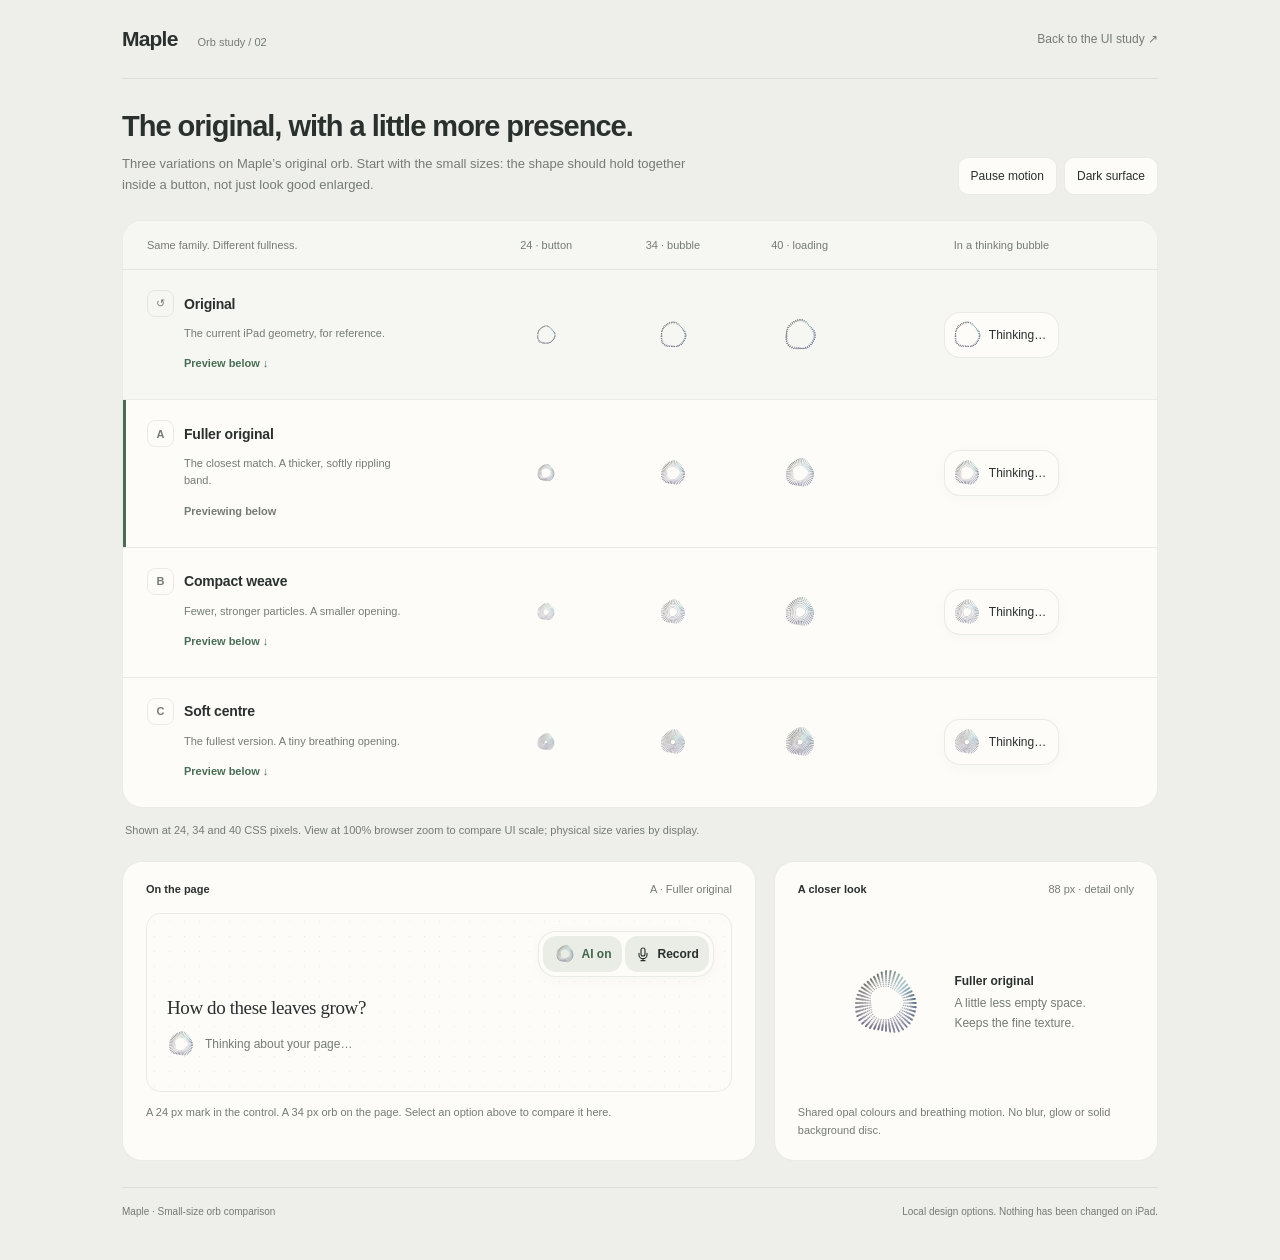
<file: design/orb-options.html>
<!doctype html>
<html lang="en">
<head>
<meta charset="utf-8">
<meta name="viewport" content="width=device-width, initial-scale=1">
<title>Maple — orb options</title>
<style>
:root{font-family:-apple-system,BlinkMacSystemFont,"Helvetica Neue",sans-serif;color:#29302e;background:#eeefeb;font-synthesis:none;--paper:#fdfcf9;--surface:#f6f7f3;--ink:#29302e;--muted:#747b75;--line:#29302e16;--fill:#e9ede6;--green:#41664c;--accent:#486d54;--shadow:0 3px 14px #26352708}
[data-theme=dark]{color-scheme:dark;--paper:#232825;--surface:#1e2320;--ink:#e8ece5;--muted:#a4afa5;--line:#e8ece51c;--fill:#344038;--green:#bfd7c2;--accent:#bfd7c2;--shadow:0 3px 14px #0002;background:#191d1b;color:var(--ink)}
*{box-sizing:border-box}body{margin:0}button,a{touch-action:manipulation}button{font:inherit;color:inherit;cursor:pointer}button:focus-visible,a:focus-visible{outline:3px solid var(--accent);outline-offset:4px}button:active{transform:scale(.97)}button{transition:background 180ms,transform 180ms}a{color:var(--muted);text-decoration:none}a:hover{text-decoration:underline}h1,h2,h3,p{margin:0}svg{display:block;flex-shrink:0}main{max-width:1100px;padding:0 32px 40px;margin:auto}
header{height:79px;display:flex;align-items:center;justify-content:space-between;border-bottom:1px solid var(--line);gap:20px}.brand{font-size:21px;font-weight:630;letter-spacing:-.8px}.brand small{font-size:11px;font-weight:450;letter-spacing:0;color:var(--muted);margin-left:15px}header a{font-size:12px}.intro{display:flex;align-items:flex-end;justify-content:space-between;gap:24px;padding:30px 0 25px}h1{font-size:29px;letter-spacing:-1px;font-weight:570;line-height:1.2}.intro p{font-size:13px;line-height:1.6;color:var(--muted);margin-top:10px;max-width:590px}.toolbar{display:flex;gap:7px;flex-shrink:0}.toolbar button{border:1px solid var(--line);border-radius:10px;background:var(--paper);padding:0 12px;height:38px;font-size:12px}.toolbar button[aria-pressed=true]{background:var(--fill)}
.comparison{background:var(--paper);border:1px solid var(--line);border-radius:20px;overflow:hidden}.row{display:grid;grid-template-columns:minmax(180px,1.75fr) repeat(3,minmax(65px,.6fr)) minmax(170px,1.4fr);align-items:center;gap:14px;padding:20px 24px;border-top:1px solid var(--line);min-height:125px}.column-head{border:0;background:var(--surface);min-height:48px;padding-top:13px;padding-bottom:13px;color:var(--muted);font-size:11px}.column-head span:not(:first-child){text-align:center}.row.reference{background:var(--surface);min-height:104px}.row.selected{box-shadow:inset 3px 0 var(--accent)}.option-title{display:flex;align-items:center;gap:10px}.letter{display:grid;place-items:center;width:27px;height:27px;border:1px solid var(--line);border-radius:8px;font-size:11px;font-weight:600;color:var(--muted)}.row h2{font-size:14px;letter-spacing:-.2px;font-weight:580}.description{font-size:11px;line-height:1.55;color:var(--muted);margin:8px 0 0 37px;max-width:220px}.specimen{display:flex;align-items:center;justify-content:center;min-height:44px}.specimen svg{overflow:visible}.actual{position:relative}.sample-label{display:none}.in-context{display:flex;align-items:center;justify-content:center}.bubble{display:inline-flex;align-items:center;gap:5px;border:1px solid var(--line);border-radius:16px;background:var(--paper);padding:5px 12px 5px 5px;box-shadow:var(--shadow);font-size:12px;white-space:nowrap}.reference .bubble{box-shadow:none}.try{border:0;padding:5px 0;background:transparent;color:var(--accent);font-size:11px;font-weight:550;margin:5px 0 0 37px;min-height:32px;text-align:left}.try[aria-pressed=true]{color:var(--muted)}
.bottom{display:grid;grid-template-columns:minmax(0,1.65fr) minmax(250px,1fr);gap:18px;margin-top:22px}.context-panel,.detail-panel{border:1px solid var(--line);border-radius:20px;background:var(--paper);padding:21px 23px}.section-label{font-size:11px;font-weight:550;display:flex;align-items:center;justify-content:space-between;gap:12px}.section-label span{font-weight:400;color:var(--muted)}.context-stage{position:relative;margin-top:18px;border:1px solid var(--line);border-radius:15px;min-height:179px;padding:17px;background-image:radial-gradient(var(--line) .7px,transparent .7px);background-size:15px 15px}.control-group{display:flex;align-items:center;gap:3px;width:max-content;background:var(--paper);padding:4px;border:1px solid var(--line);border-radius:18px;box-shadow:var(--shadow);margin-left:auto}.control{height:36px;display:flex;align-items:center;gap:5px;padding:0 10px;border-radius:13px;font-size:12px;font-weight:550;background:var(--fill)}.control.ai{color:var(--green)}.control.record{gap:7px}.mic{width:16px;height:16px;fill:none;stroke:currentColor;stroke-width:1.7;stroke-linecap:round}.page-note{font-family:"Bradley Hand","Segoe Print",cursive;font-size:19px;letter-spacing:-.4px;margin:20px 0 8px 3px}.inline-orb{display:flex;gap:7px;align-items:center;font-size:12px;color:var(--muted)}.context-caption{font-size:11px;color:var(--muted);line-height:1.6;margin-top:12px}.detail-stage{display:flex;align-items:center;justify-content:center;gap:24px;min-height:179px;margin-top:18px}.detail-stage svg{width:88px;height:88px}.detail-stage p{font-size:12px;line-height:1.65;color:var(--muted);max-width:135px}.detail-stage b{display:block;font-weight:550;color:var(--ink);margin-bottom:3px}.footer{border-top:1px solid var(--line);margin-top:26px;padding-top:15px;color:var(--muted);font-size:10px;line-height:1.7;display:flex;justify-content:space-between;gap:20px}.footnote{font-size:11px;color:var(--muted);margin:14px 3px 0;line-height:1.6}.sr-only{position:absolute;width:1px;height:1px;overflow:hidden;clip-path:inset(50%)}
@media(max-width:820px){main{padding:0 20px 30px}.intro{align-items:flex-start;flex-direction:column;gap:15px}.toolbar button{height:44px}.row{grid-template-columns:minmax(150px,1.6fr) repeat(3,minmax(46px,.55fr)) minmax(130px,1.3fr);padding:18px 16px;gap:6px}.bottom{grid-template-columns:1fr 1fr}.context-panel,.detail-panel{padding:17px}.detail-stage{gap:12px}.description{margin-left:0}.try{margin-left:0;min-height:44px}}
@media(max-width:600px){main{padding:0 14px 25px}header{height:65px}.brand small{display:none}h1{font-size:26px}.intro{padding:24px 0 20px}.row{grid-template-columns:repeat(3,1fr);gap:5px;padding:17px}.column-head{display:none}.option{grid-column:1/-1;margin-bottom:12px}.description{margin:6px 0 0 37px;max-width:none}.try{float:right;margin:-30px 0 0;min-height:44px;padding:10px 2px}.row h2{font-size:14px}.row.reference{padding-bottom:20px}.specimen{flex-direction:column;gap:7px;min-height:65px}.sample-label{display:block;font-size:10px;color:var(--muted)}.in-context{grid-column:1/-1;margin-top:14px;padding-top:15px;border-top:1px solid var(--line)}.bottom{grid-template-columns:1fr}.detail-stage{min-height:130px}.footer{flex-direction:column;gap:4px}.context-stage{min-height:174px}}
@media(prefers-reduced-motion:reduce){button{transition:none}}
</style>
</head>
<body>
<!-- Geometry adapted from Maple/Thinking.swift, a port of Thinking Orbs by Jakub Antalik.
MIT License
Copyright (c) 2026 Jakub Antalik
Permission is hereby granted, free of charge, to any person obtaining a copy
of this software and associated documentation files (the "Software"), to deal
in the Software without restriction, including without limitation the rights
to use, copy, modify, merge, publish, distribute, sublicense, and/or sell
copies of the Software, and to permit persons to whom the Software is
furnished to do so, subject to the following conditions:
The above copyright notice and this permission notice shall be included in all
copies or substantial portions of the Software.
THE SOFTWARE IS PROVIDED "AS IS", WITHOUT WARRANTY OF ANY KIND, EXPRESS OR
IMPLIED, INCLUDING BUT NOT LIMITED TO THE WARRANTIES OF MERCHANTABILITY,
FITNESS FOR A PARTICULAR PURPOSE AND NONINFRINGEMENT. IN NO EVENT SHALL THE
AUTHORS OR COPYRIGHT HOLDERS BE LIABLE FOR ANY CLAIM, DAMAGES OR OTHER
LIABILITY, WHETHER IN AN ACTION OF CONTRACT, TORT OR OTHERWISE, ARISING FROM,
OUT OF OR IN CONNECTION WITH THE SOFTWARE OR THE USE OR OTHER DEALINGS IN THE
SOFTWARE.
-->
<svg width="0" height="0" aria-hidden="true" style="position:absolute"><defs id="orb-defs"></defs></svg>
<main>
  <header><div class="brand">Maple <small>Orb study / 02</small></div><a href="./#components">Back to the UI study ↗</a></header>
  <section class="intro"><div><h1>The original, with a little more presence.</h1><p>Three variations on Maple’s original orb. Start with the small sizes: the shape should hold together inside a button, not just look good enlarged.</p></div><div class="toolbar"><button id="motion" aria-pressed="false">Pause motion</button><button id="theme" aria-pressed="false">Dark surface</button></div></section>
  <section class="comparison" aria-label="Original orb and three alternatives at actual display sizes">
    <div class="row column-head" aria-hidden="true"><span>Same family. Different fullness.</span><span>24 · button</span><span>34 · bubble</span><span>40 · loading</span><span>In a thinking bubble</span></div>
    <div id="options"></div>
  </section>
  <p class="footnote">Shown at 24, 34 and 40 CSS pixels. View at 100% browser zoom to compare UI scale; physical size varies by display.</p>
  <div class="bottom">
    <section class="context-panel"><h2 class="section-label">On the page <span id="selected-name"></span></h2><div class="context-stage"><div class="control-group"><div class="control ai"><span data-preview-orb="24"></span>AI on</div><div class="control record"><svg class="mic" viewBox="0 0 24 24" aria-hidden="true"><rect x="9" y="3" width="6" height="12" rx="3"/><path d="M6 11v2a6 6 0 0 0 12 0v-2M12 19v3M9 22h6"/></svg>Record</div></div><p class="page-note">How do these leaves grow?</p><div class="inline-orb"><span data-preview-orb="34"></span><span>Thinking about your page…</span></div></div><p class="context-caption">A 24 px mark in the control. A 34 px orb on the page. Select an option above to compare it here.</p></section>
    <section class="detail-panel"><h2 class="section-label">A closer look <span>88 px · detail only</span></h2><div class="detail-stage"><span data-preview-orb="88"></span><p><b id="detail-name"></b><span id="detail-note"></span></p></div><p class="context-caption">Shared opal colours and breathing motion. No blur, glow or solid background disc.</p></section>
  </div>
  <footer class="footer"><span>Maple · Small-size orb comparison</span><span>Local design options. Nothing has been changed on iPad.</span></footer>
  <div id="selection-status" class="sr-only" role="status"></div>
</main>
<script src="orb.js"></script>
<script id="orb-geometry">
const orbOptions = [
  {id:'original',letter:'↺',name:'Original',note:'The current iPad geometry, for reference.',lanes:11,segments:44,inner:1,dotScale:1,detail:'Original opening and particle detail.'},
  {id:'a',letter:'A',name:'Fuller original',note:'The closest match. A thicker, softly rippling band.',...fullerOriginal,detail:'A little less empty space. Keeps the fine texture.'},
  {id:'b',letter:'B',name:'Compact weave',note:'Fewer, stronger particles. A smaller opening.',lanes:7,segments:40,inner:.38,dotScale:1.35,detail:'Bolder detail designed to remain visible at 24 px.'},
  {id:'c',letter:'C',name:'Soft centre',note:'The fullest version. A tiny breathing opening.',lanes:11,segments:48,inner:.22,dotScale:1.18,detail:'More presence in the middle, with a softer edge.'}
];
</script>
<script>
(() => {
  const $=id=>document.getElementById(id),ns='http://www.w3.org/2000/svg';
  const orb=(id,size)=>`<svg width="${size}" height="${size}" viewBox="0 0 64 64" aria-hidden="true"><use href="#orb-${id}"/></svg>`;
  const nodes=new Map();
  for(const option of orbOptions){
    const symbol=document.createElementNS(ns,'symbol');symbol.id='orb-'+option.id;symbol.setAttribute('viewBox','0 0 64 64');
    const circles=Array.from({length:option.lanes*option.segments},()=>{const c=document.createElementNS(ns,'circle');symbol.appendChild(c);return c;});
    $('orb-defs').appendChild(symbol);nodes.set(option.id,circles);
  }
  $('options').innerHTML=orbOptions.map(option=>`<article class="row ${option.id==='original'?'reference':''}" data-option="${option.id}" aria-label="${option.name}"><div class="option"><div class="option-title"><span class="letter">${option.letter}</span><h2>${option.name}</h2></div><p class="description">${option.note}</p><button class="try" data-choose="${option.id}" aria-label="Preview ${option.name} on the page" aria-pressed="false">Preview below ↓</button></div>${[24,34,40].map(size=>`<div class="specimen" aria-label="${size} pixels">${orb(option.id,size)}<span class="sample-label">${size} px</span></div>`).join('')}<div class="in-context"><div class="bubble">${orb(option.id,34)}Thinking…</div></div></article>`).join('');
  function choose(id,announce=true){
    const option=orbOptions.find(o=>o.id===id);if(!option)return;
    document.querySelectorAll('[data-option]').forEach(row=>row.classList.toggle('selected',row.dataset.option===id));
    document.querySelectorAll('[data-choose]').forEach(button=>{const selected=button.dataset.choose===id;button.setAttribute('aria-pressed',String(selected));button.textContent=selected?'Previewing below':'Preview below ↓';});
    document.querySelectorAll('[data-preview-orb]').forEach(span=>span.innerHTML=orb(id,Number(span.dataset.previewOrb)));
    $('selected-name').textContent=(id==='original'?'':option.letter+' · ')+option.name;$('detail-name').textContent=option.name;$('detail-note').textContent=option.detail;
    if(announce)$('selection-status').textContent=option.name+' is now shown in the page preview.';
  }
  let time=.6,last=0,frame=null,dark=false;
  const reduced=matchMedia('(prefers-reduced-motion: reduce)');let paused=reduced.matches;
  function draw(){
    for(const option of orbOptions){const circles=nodes.get(option.id);orbDots(option,time).forEach((dot,i)=>{const circle=circles[i];circle.setAttribute('cx',dot.x.toFixed(3));circle.setAttribute('cy',dot.y.toFixed(3));circle.setAttribute('r',dot.radius.toFixed(3));circle.setAttribute('opacity',dot.alpha.toFixed(3));circle.setAttribute('fill','rgb('+orbColor(dot,time,dark).join(',')+')');});}
  }
  function tick(now){frame=null;if(paused||document.hidden||reduced.matches)return;if(!last)last=now;if(now-last>=1000/30){time+=Math.min(now-last,80)/1000*3.24;last=now;draw();}frame=requestAnimationFrame(tick);}
  function resume(){if(frame!==null)cancelAnimationFrame(frame);frame=null;last=0;draw();$('motion').textContent=paused?'Play motion':'Pause motion';$('motion').setAttribute('aria-pressed',String(paused));$('motion').disabled=reduced.matches;if(reduced.matches)$('motion').textContent='Reduced motion';if(!paused&&!document.hidden&&!reduced.matches)frame=requestAnimationFrame(tick);}
  document.addEventListener('click',event=>{const button=event.target.closest('[data-choose]');if(button)choose(button.dataset.choose);});
  $('theme').addEventListener('click',()=>{dark=!dark;document.documentElement.dataset.theme=dark?'dark':'light';$('theme').setAttribute('aria-pressed',String(dark));$('theme').textContent=dark?'Light surface':'Dark surface';draw();});
  $('motion').addEventListener('click',()=>{paused=!paused;resume();});
  document.addEventListener('visibilitychange',resume);
  reduced.addEventListener('change',()=>{paused=reduced.matches;resume();});
  choose('a',false);resume();
})();
</script>
</body>
</html>
</file>
<file: docs/tokens.css>
/* Maple · warm paper and blue ink, shared with the app. */
:root {
  --color-paper: oklch(98.9% .005 90);
  --color-ink: oklch(28% .01 155);
  --color-muted: oklch(47% .012 155);
  --color-blue: oklch(44% .14 265);
  --color-coral: oklch(48% .14 35);
  --color-rule: oklch(87% .008 90);
  --color-device: oklch(23% .005 260);
  --font-display: "Iowan Old Style", "Palatino Linotype", "Book Antiqua", Georgia, serif;
  --font-body: -apple-system, BlinkMacSystemFont, "Segoe UI", sans-serif;
  --font-hand: "Maple Hand", cursive;
  --text-small: .875rem;
  --text-body: 1.0625rem;
  --text-lead: clamp(1.125rem, 2vw, 1.25rem);
  --text-brand: 1.375rem;
  --text-hand: 1.375rem;
  --text-idea: 1.0625rem;
  --text-section: clamp(2rem, 5vw, 3rem);
  --text-display: clamp(2.75rem, 7vw, 4.5rem);
  --space-sm: .75rem;
  --space-md: 1rem;
  --space-lg: 1.5rem;
  --space-xl: 3rem;
  --space-hero: clamp(4.5rem, 10vw, 7.5rem);
  --space-2xl: clamp(3.5rem, 7vw, 5rem);
  --space-section: clamp(6rem, 13vw, 10rem);
  --color-pencil-yellow: oklch(93% .07 95);
  --radius-icon: .625rem;
  --radius-device: 2rem;
}
.sr-only {
  position: absolute;
  width: 1px;
  height: 1px;
  overflow: hidden;
  clip-path: inset(50%);
  white-space: nowrap;
}
</file>
